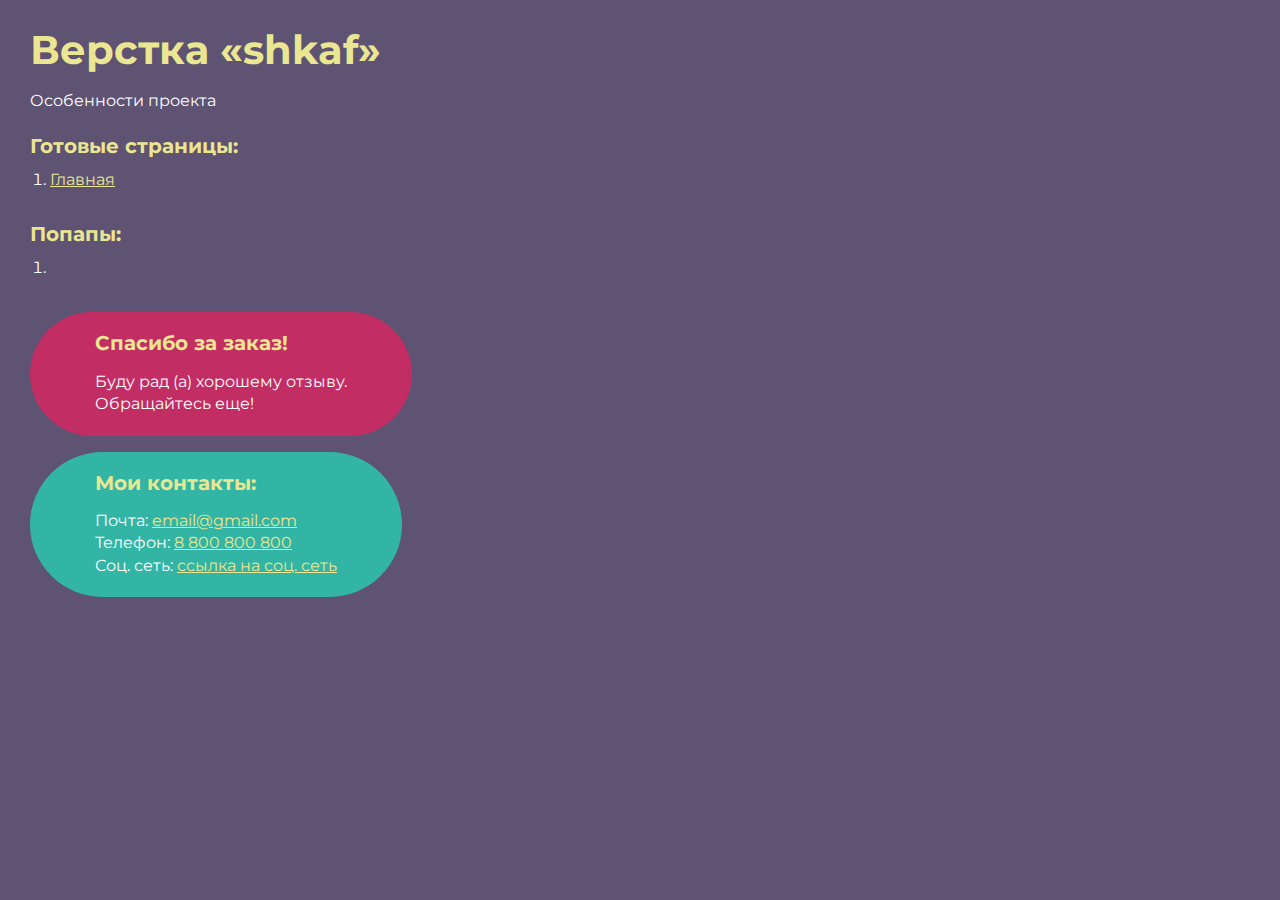
<file: index.html>
<!DOCTYPE html>
<html>

<head>
	<meta charset="UTF-8">
	<meta name="viewport" content="width=device-width, initial-scale=1.0">
	<title>Верстка «shkaf»</title>
</head>

<body>
	<div class="rootpage">
		<h1>Верстка «shkaf»</h1>
		<div class="rootpage__info">
			Особенности проекта
		</div>
		<h2>Готовые страницы:</h2>
		<ol class="rootpage__list">
			<li><a target="_blank" href="home.html">Главная</a></li>
		</ol>
		<h2>Попапы:</h2>
		<ol class="rootpage__list">
			<li><a target="_blank" href="home.html#"></a></li>
		</ol>
		<div class="rootpage__tnx">
			<h2>Спасибо за заказ!</h2>
			<p>Буду рад (а) хорошему отзыву.</p>
			<p>Обращайтесь еще!</p>
		</div>
		<div class="rootpage__contacts">
			<h2>Мои контакты:</h2>
			<p>Почта: <a href="mailto:email@gmail.com">email@gmail.com</a></p>
			<p>Телефон: <a href="tel:8800800800">8 800 800 800</a></p>
			<p>Соц. сеть: <a href="">ссылка на соц. сеть</a></p>
		</div>
	</div>
</body>
<style>
	@charset "UTF-8";
	@import url("https://fonts.googleapis.com/css?family=Montserrat:regular,700&display=swap");

	*,
	*::before,
	*::after {
		padding: 0px;
		margin: 0px;
		border: 0px;
		box-sizing: border-box;
	}

	html,
	body {
		height: 100%;
		margin: 0;
		padding: 0;
		min-width: 320px;
		width: 100%;
		color: #fff;
		background-color: #5e5373;
	}

	body {
		font-family: Montserrat;
		font-size: 100%;
		line-height: 1;
		font-size: 1rem;
	}

	a {
		text-decoration: underline;
		color: #ebe691
	}

	a:visited {
		text-decoration: underline;
		color: #aaa768;
	}

	a:hover {
		text-decoration: none;
	}

	ul li {
		list-style: none;
	}

	img {
		vertical-align: top;
	}

	.wrapper {
		width: 100%;
		min-height: 100%;
		overflow: hidden;
	}

	.rootpage {
		padding: 30px;
		display: flex;
		flex-direction: column;
		align-items: flex-start;
	}

	@media (max-width: 767px) {
		.rootpage {
			padding: 30px 15px;
		}
	}

	h1 {
		color: #ebe691;
		font-size: 2.5rem;
		margin: 0px 0px 1.25rem 0px;
	}

	@media (max-width: 767px) {
		h1 {
			font-size: 1.85rem;
			margin: 0px 0px 1.25rem 0px;
		}
	}

	h2 {
		color: #ebe691;
		font-size: 1.25rem;
		margin: 0px 0px 1rem 0px;
	}

	@media (max-width: 767px) {
		h2 {
			font-size: 1.125rem;
			margin: 0px 0px 1rem 0px;
		}
	}

	.rootpage__info {
		line-height: 140%;
		margin: 0px 0px 1.5rem 0px;
	}

	.rootpage__list {
		margin: 0px 0px 2.25rem 1.25rem;
	}

	.rootpage__list li:not(:last-child) {
		margin: 0px 0px 15px 0px;
	}

	.rootpage__contacts,
	.rootpage__tnx {
		border-radius: 200px;
		padding: 20px 65px;
		line-height: 140%;
	}

	@media (max-width: 767px) {

		.rootpage__contacts,
		.rootpage__tnx {
			border-radius: 40px;
			padding: 20px;
		}
	}

	.rootpage__contacts {
		background: #32b5a4;

	}

	.rootpage__contacts a {
		color: #ebe691;
	}

	.rootpage__tnx {
		background: #c22d63;
		margin: 0px 0px 1rem 0px;
	}
</style>

</html>
</file>
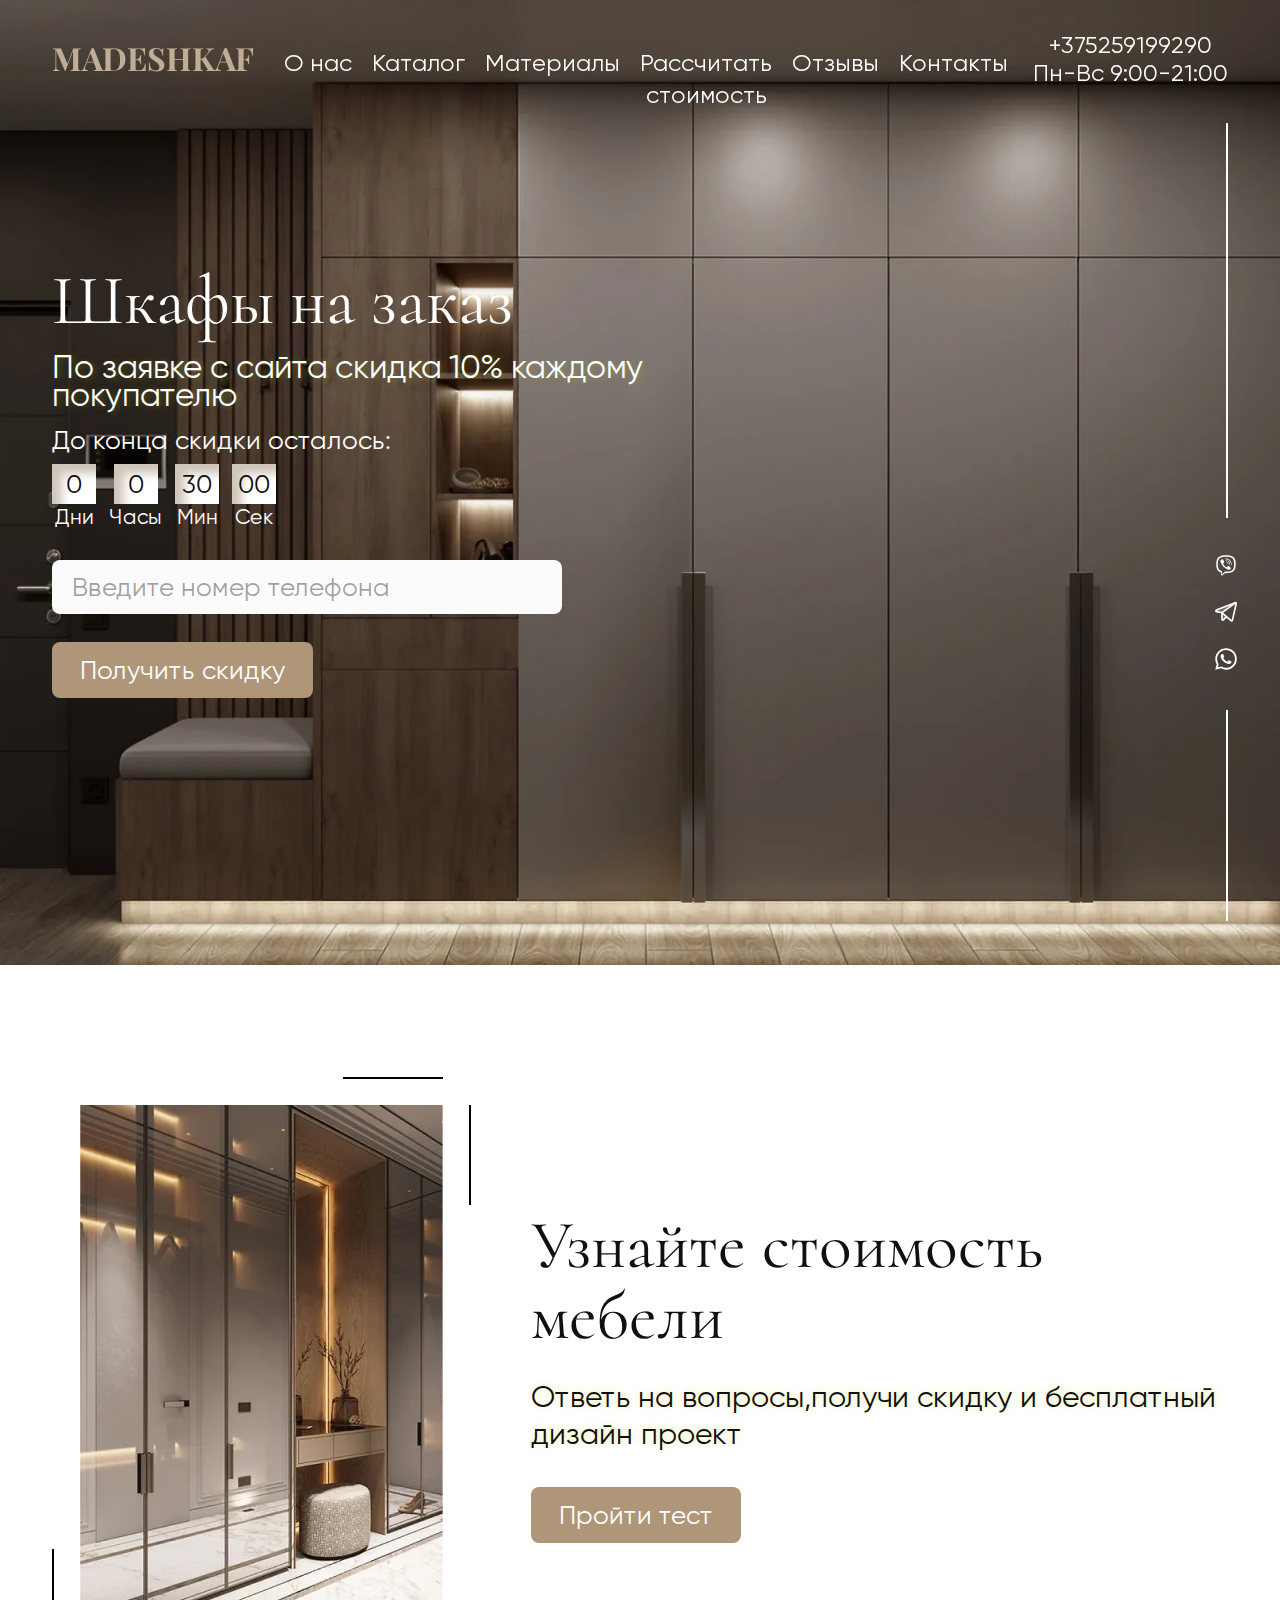
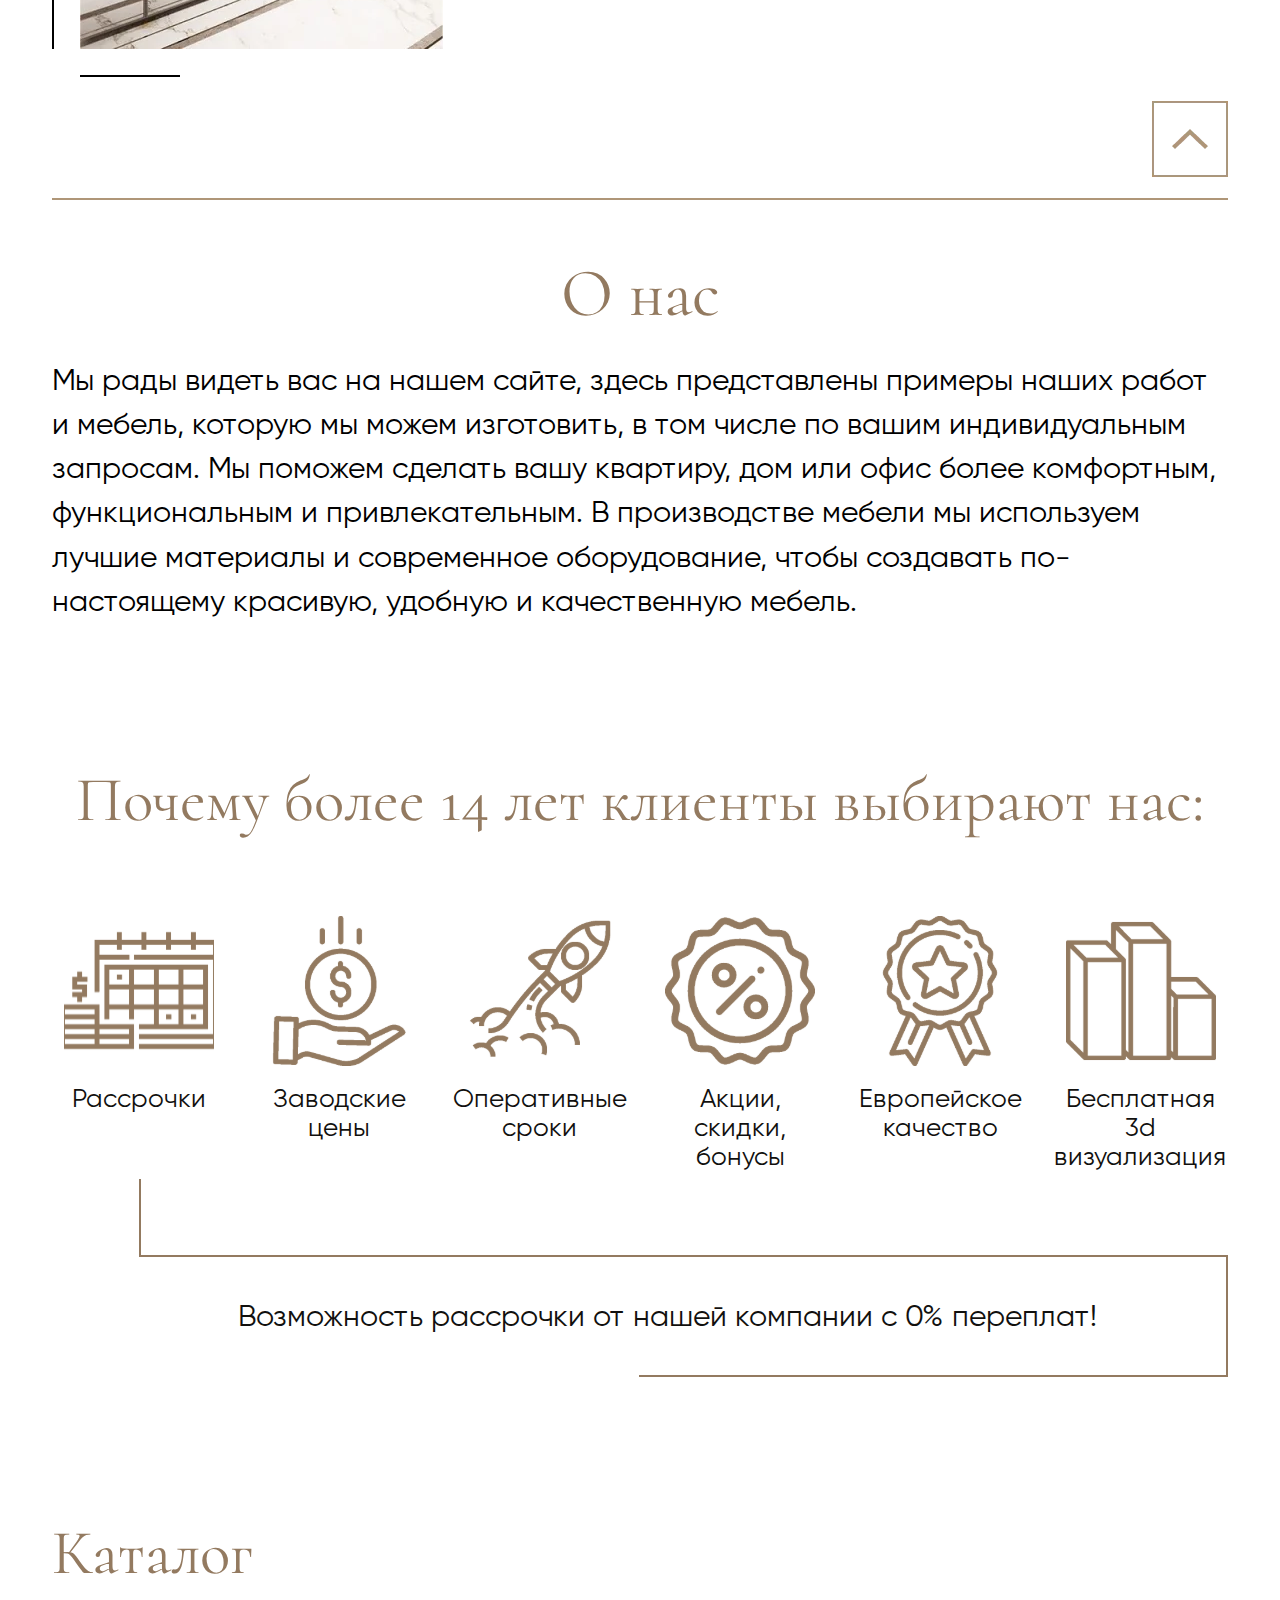
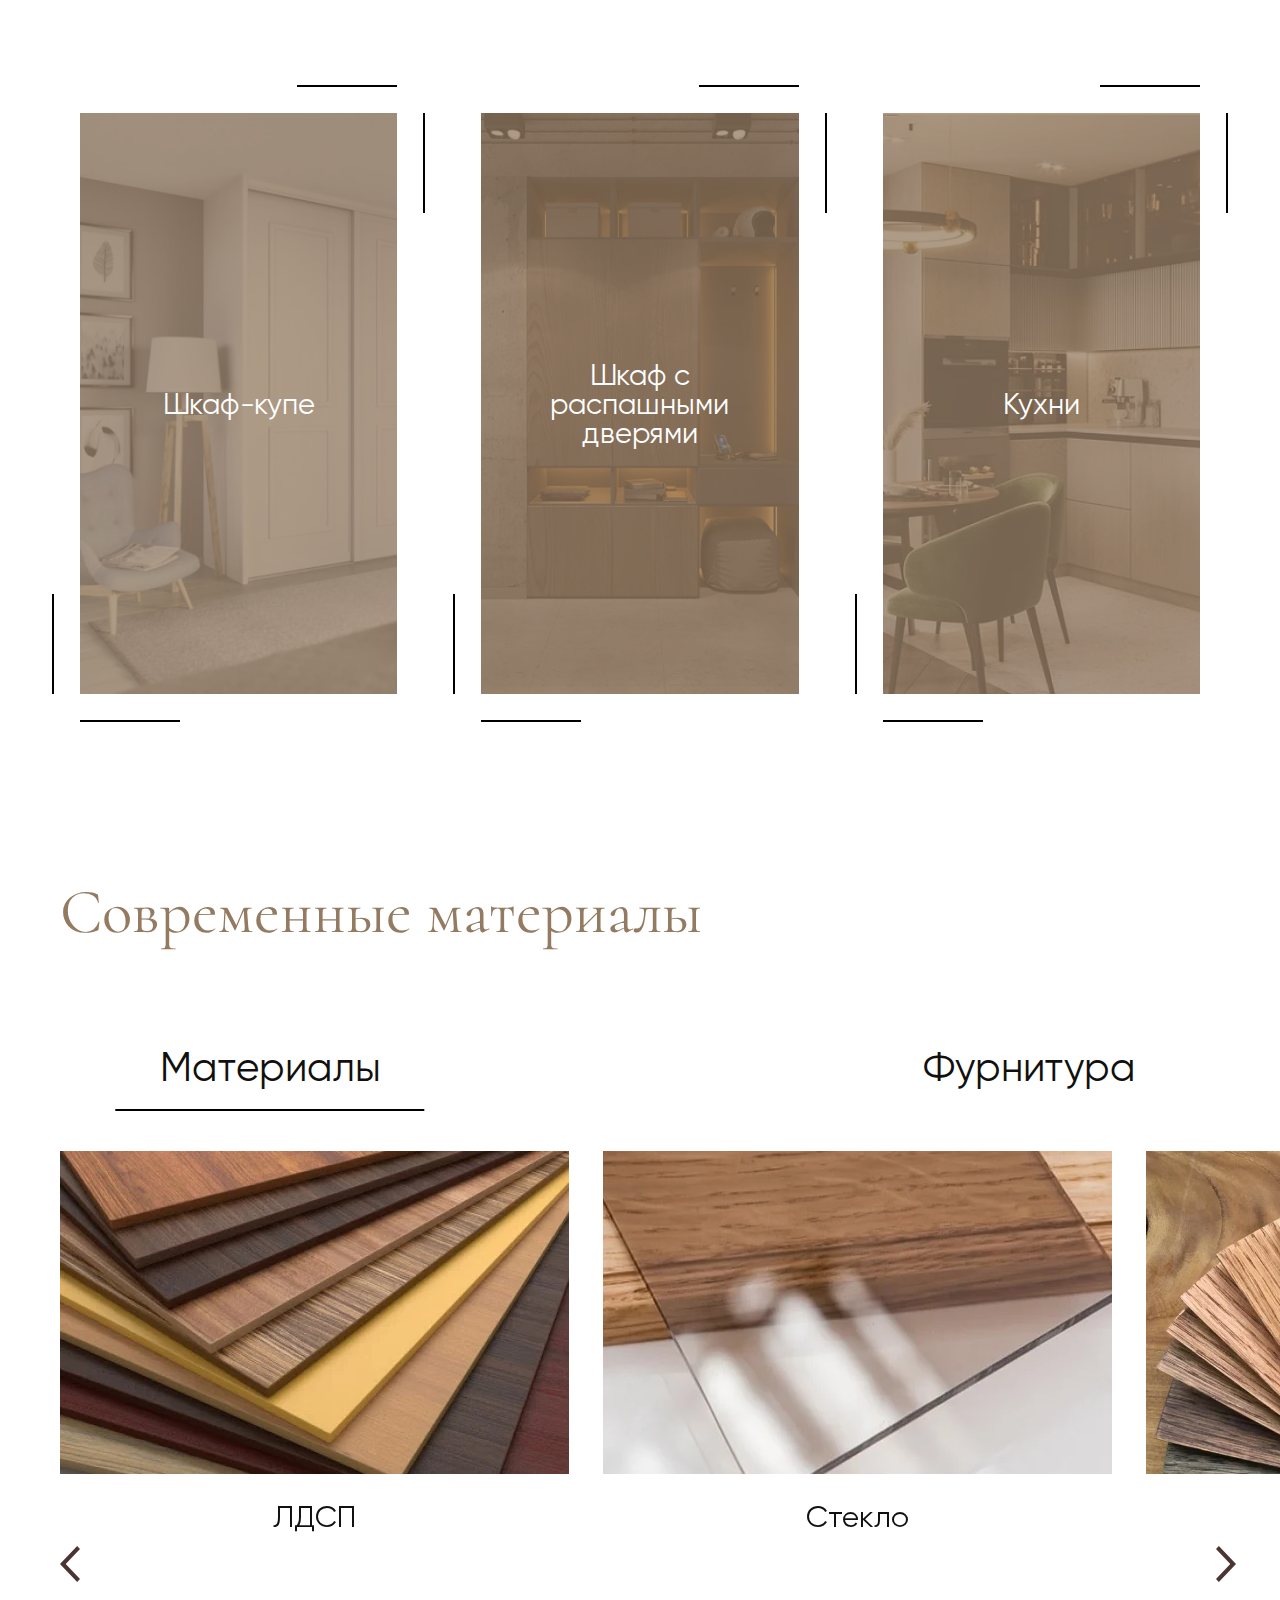
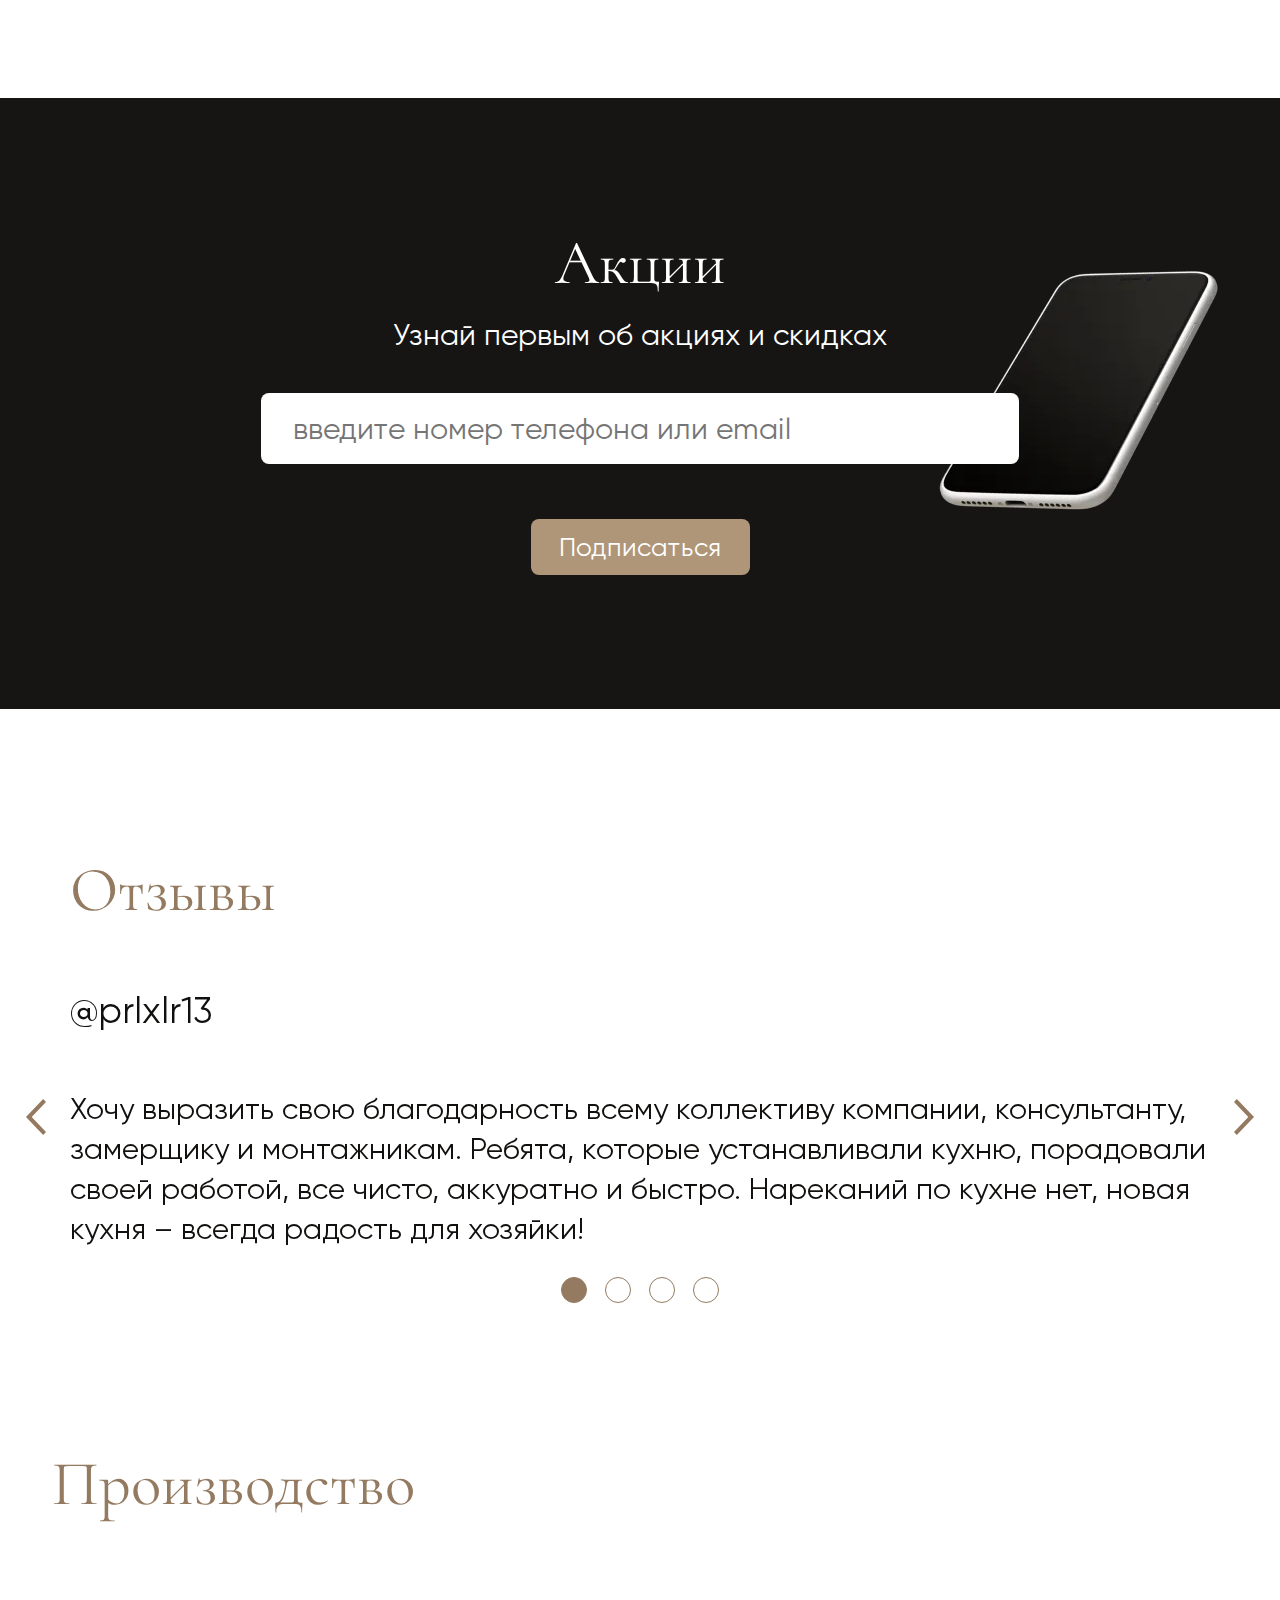
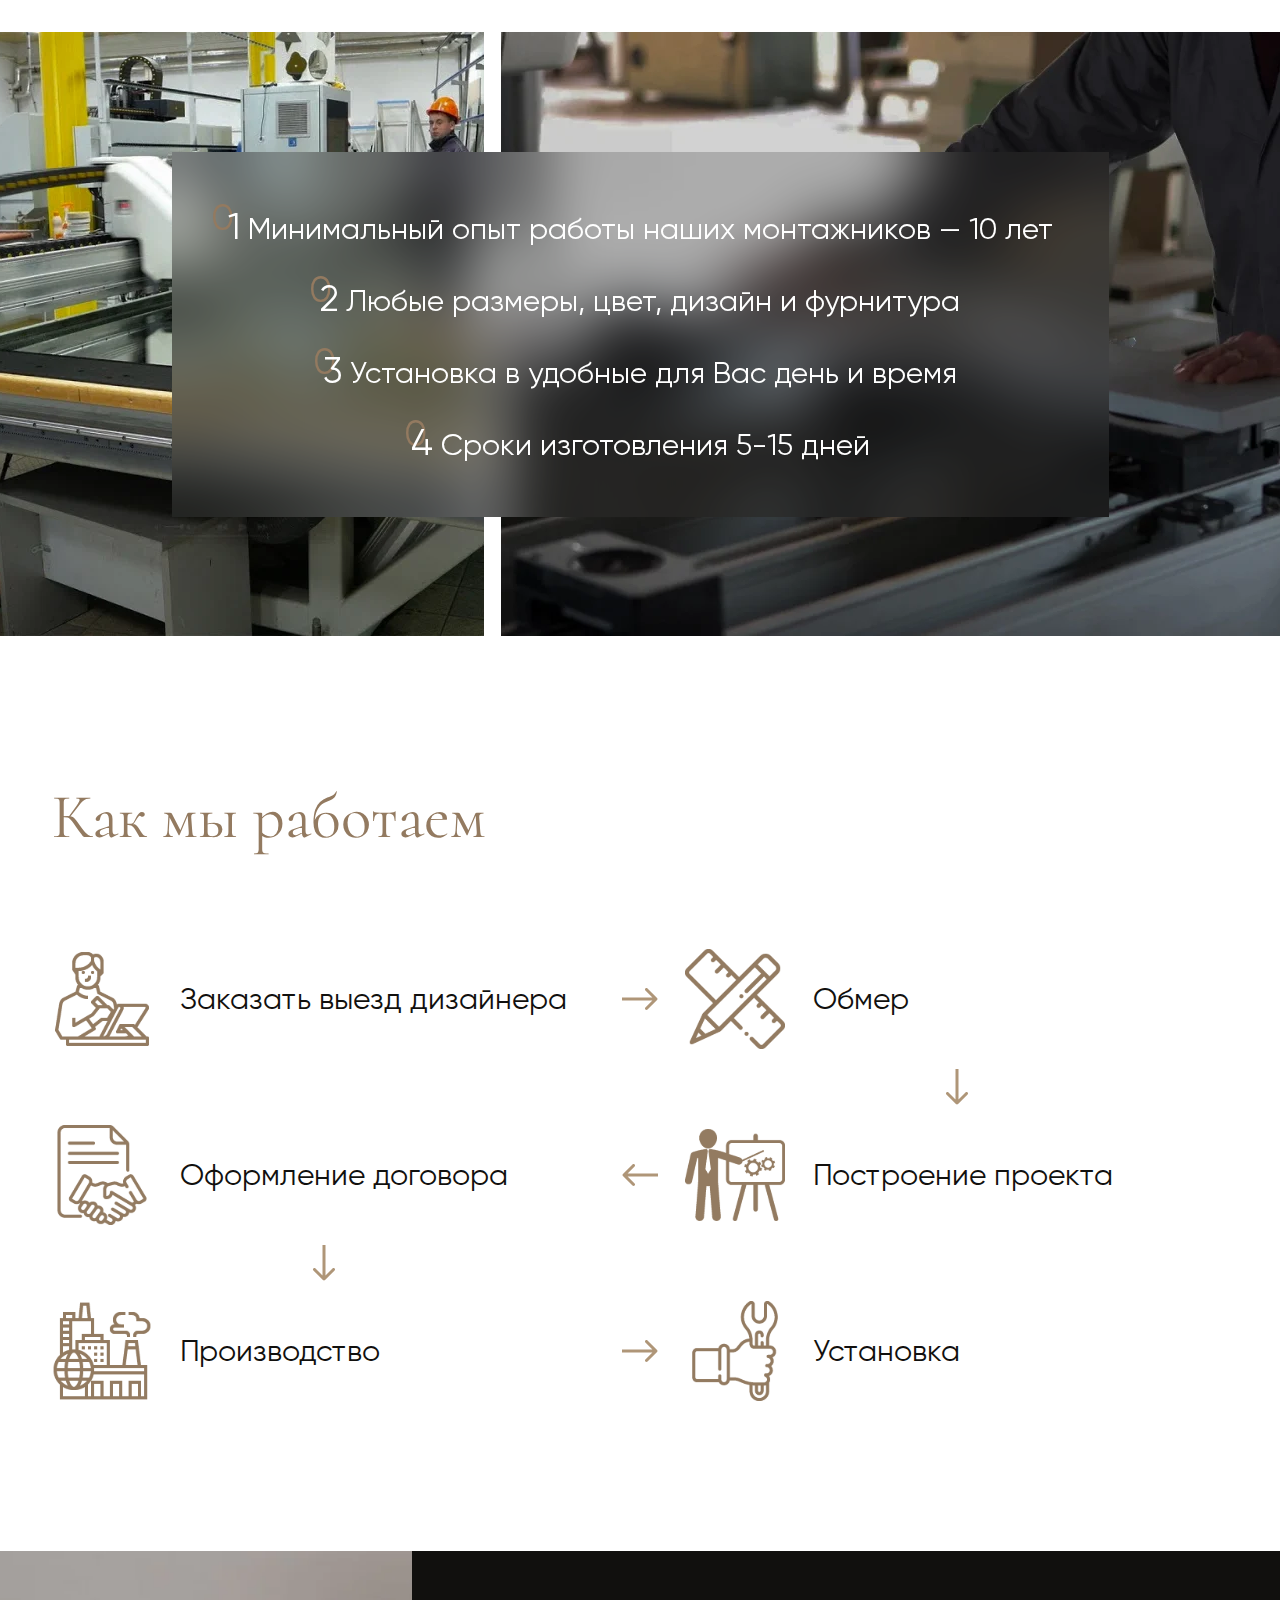
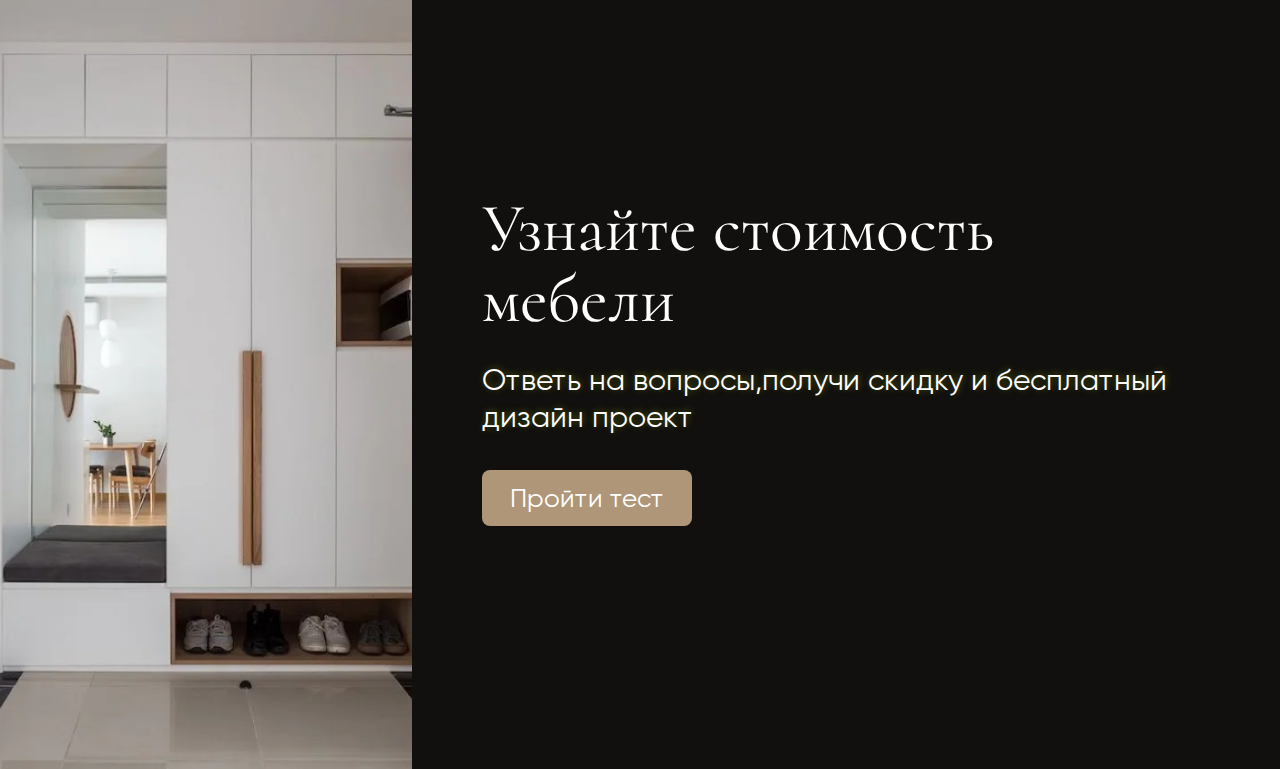
<file: home.html>
<!DOCTYPE html>
<html lang="ru">

<head>
	<title>Главная</title>
	<meta charset="UTF-8">
	<meta name="format-detection" content="telephone=no">
	<link rel="stylesheet" href="css/style.min.css?_v=20220106092429">
	<link rel="shortcut icon" href="favicon.ico">
	<!-- <meta name="robots" content="noindex, nofollow"> -->
	<meta name="viewport" content="width=device-width, initial-scale=1.0">
</head>

<body>
	<div class="wrapper">
		<header class="header">
			<div class="header__container">
				<div class="header__body">
					<a href="#" class="header__logo">MADESHKAF</a>
					<div class="header__menu menu">
						<button type="button" class="menu__icon icon-menu"><span></span></button>
						<nav class="menu__body">
							<ul class="menu__list">
								<li class="menu__item"><a href="" class="menu__link">О нас</a></li>
								<li class="menu__item"><a href="" class="menu__link">Каталог</a></li>
								<li class="menu__item"><a href="" class="menu__link">Материалы</a></li>
								<li class="menu__item"><a href="" class="menu__link">Рассчитать<br>
										стоимость</a></li>
								<li class="menu__item"><a href="" class="menu__link">Отзывы</a></li>
								<li class="menu__item"><a href="" class="menu__link">Контакты</a></li>
							</ul>
						</nav>
					</div>
					<div data-da=".content-fullscreen__additional,991.98,last" class="header__info info-header">
						<a href="tel:+375259199290" class="info-header__phone">+375259199290</a>
						<div class="info-header__work-time">Пн-Вс 9:00-21:00</div>
					</div>
				</div>
			</div>
		</header>
		<main class="page">
			<section id="fullscreen" data-fullscreen class="page__fullscreen-header header-fullscreen">
				<picture><source srcset="img/main-fullscreen/main-fullscreen-bg.webp" type="image/webp"><img class="header-fullscreen-bg" src="img/main-fullscreen/main-fullscreen-bg.jpg?_v=1641453869506" alt="background-image"></picture>
				<div class="header-fullscreen__container">
					<div class="header-fullscreen__content content-fullscreen">
						<div class="content-fullscreen__body">
							<div class="content-fullscreen__box">
								<h2 class="content-fullscreen__title">Шкафы на заказ</h2>
								<h3 class="content-fullscreen__subtitle">По заявке с сайта скидка 10% каждому покупателю</h3>
								<div class="content-fullscreen__discount discount">
									<h4 class="discount__title">До конца скидки осталось:</h4>
									<div class="discount__timer timer">
										<div class="timer__item item-timer">
											<div class="item-timer__number item-timer__number_days">0</div>
											<div class="item-timer__name item-timer__name_days">Дни</div>
										</div>
										<div class="timer__item item-timer">
											<div class="item-timer__number item-timer__number_hours">0</div>
											<div class="item-timer__name item-timer__name_hours">Часы</div>
										</div>
										<div class="timer__item item-timer">
											<div class="item-timer__number item-timer__number_minutes">00</div>
											<div class="item-timer__name item-timer__name_minutes">Мин</div>
										</div>
										<div class="timer__item item-timer">
											<div class="item-timer__number item-timer__number_seconds">00</div>
											<div class="item-timer__name item-timer__name_seconds">Сек</div>
										</div>
									</div>
								</div>
								<form name='phoneform' class="content-fullscreen__phone phone-form" action="#">
									<input class="phone-form__input" type="tel" id="phone" name="phoneinput" placeholder="Введите номер телефона">
									<button class="phone-form__button common-button" name="phonebutton" type="submit">Получить
										скидку<img src="img/main-fullscreen/loading-icon.svg?_v=1641453869506" alt=""></button>
								</form>
							</div>
							<div class="content-fullscreen__additional"></div>
						</div>

					</div>
					<div class="header-fullscreen__side-block block-side">
						<div class="block-side__top"></div>
						<div data-da=".content-fullscreen__additional,991.98,last" class="block-side__links links-social">
							<a href="#" class="links-social__icon"><img src="img/main-fullscreen/viber-icon.svg?_v=1641453869506" alt="viber-icon"></a>
							<a href="#" class="links-social__icon"><img src="img/main-fullscreen/telegram-icon.svg?_v=1641453869506" alt="telegram-icon"></a>
							<a href="#" class="links-social__icon"><img src="img/main-fullscreen/whatsapp-icon.svg?_v=1641453869506" alt="whatsup-icon"></a>
						</div>
						<div class="block-side__bottom"></div>
					</div>
				</div>
			</section>
			<section class="page__test-price test-price">
				<div class="test-price__container">
					<div class="test-price__body">
						<a href="#" class="test-price__picture">
							<span class="picture-decor-top"></span>
							<span class="picture-decor-right"></span>
							<span class="picture-decor-bottom"></span>
							<span class="picture-decor-left"></span>
							<div class="test-price__image-ibg">
								<picture><source srcset="img/test-price/test-price-image.webp" type="image/webp"><img src="img/test-price/test-price-image.jpg?_v=1641453869506" alt="test-price-picture"></picture>
							</div>
						</a>
						<div class="test-price__content">
							<h2 class="test-price__title">Узнайте стоимость мебели</h2>
							<h3 class="test-price__subtitle">Ответь на вопросы,получи скидку и бесплатный
								дизайн проект</h3>
							<button class="test-price__button common-button">Пройти тест</button>
						</div>
						<button data-goto="fullscreen" data-goto-header data-goto-speed="1000" class="test-price__scroll-button"><picture><source srcset="img/test-price/scroll-to-top.webp" type="image/webp"><img src="img/test-price/scroll-to-top.png?_v=1641453869506" alt="tscroll-button"></picture></button>
					</div>
				</div>
			</section>
			<section class="page__about-us about-us">
				<div class="about-us__container">
					<div class="about-us__body">
						<h2 class="about-us__title">О нас</h2>
						<div class="about-us__block">
							<div class="about-us__text">
								<p>Мы рады видеть вас на нашем сайте, здесь представлены примеры наших работ и мебель, которую
									мы можем изготовить, в том числе по вашим индивидуальным запросам.</p>
								<p hidden class="hidden">Мы поможем сделать вашу квартиру, дом или офис более комфортным,
									функциональным и привлекательным. В производстве мебели мы используем лучшие материалы и
									современное оборудование, чтобы создавать по-настоящему красивую, удобную и качественную
									мебель.</p>
							</div>
							<button type="button" class="about-us__showmore"><span class="more">Смотреть ещё</span><span class="less">Скрыть</span></button>
						</div>
					</div>
				</div>
			</section>
			<section class="page__advantages advantages">
				<div class="advantages__container">
					<div class="advantages__body body-advantages">
						<h2 class="body-advantages__title">Почему более 14 лет клиенты выбирают нас:</h2>
						<div data-tabs class="body-advantages__tabs tabs">
							<nav data-tabs-titles class="tabs__navigation">
								<button type="submit" class="tabs__title _tab-active">
									<div class="tabs__icon-ibg"><img src="img/advantages/advantages-icon-01.svg?_v=1641453869506" alt="advantage-picture"></div>
									<div class="tabs__subtitle">Рассрочки</div>
								</button>
								<button type="submit" class="tabs__title">
									<div class="tabs__icon-ibg"><img src="img/advantages/advantages-icon-02.svg?_v=1641453869506" alt="advantage-picture"></div>
									<div class="tabs__subtitle">Заводские цены</div>
								</button>
								<button type="submit" class="tabs__title">
									<div class="tabs__icon-ibg"><img src="img/advantages/advantages-icon-03.svg?_v=1641453869506" alt="advantage-picture"></div>
									<div class="tabs__subtitle">Оперативные сроки</div>
								</button>
								<button type="submit" class="tabs__title">
									<div class="tabs__icon-ibg"><img src="img/advantages/advantages-icon-04.svg?_v=1641453869506" alt="advantage-picture"></div>
									<div class="tabs__subtitle">Акции, скидки, бонусы</div>
								</button>
								<button type="submit" class="tabs__title">
									<div class="tabs__icon-ibg"><img src="img/advantages/advantages-icon-05.svg?_v=1641453869506" alt="advantage-picture"></div>
									<div class="tabs__subtitle">Европейское качество</div>
								</button>
								<button type="submit" class="tabs__title">
									<div class="tabs__icon-ibg"><img src="img/advantages/advantages-icon-06.svg?_v=1641453869506" alt="advantage-picture"></div>
									<div class="tabs__subtitle">Бесплатная 3d визуализация</div>
								</button>
							</nav>
							<div data-tabs-body class="tabs__content">
								<div data-da=".tabs__navigation,1176,2" class="tabs__body">
									Возможность рассрочки от нашей компании с 0% переплат!
								</div>
								<div data-da=".tabs__navigation,1176,2" class="tabs__body">
									Заводские цены от нашей компании порадуют вас!
								</div>
								<div data-da=".tabs__navigation,1176,4" class="tabs__body">
									Оперативные сроки выполнения вашего заказа!
								</div>
								<div data-da=".tabs__navigation,1176,4" class="tabs__body">
									Новым и постоянным клиентам приятные акции, скидки, бонусы!
								</div>
								<div class="tabs__body">
									Только Европейское качество и гарантия всех выполненных работ!
								</div>
								<div class="tabs__body">
									Создадим 3d макет шкафа вашей мечты бесплатно!
								</div>
							</div>
						</div>
					</div>

				</div>
			</section>
			<section class="page__catalog catalog">
				<div class="catalog__container">
					<h2 class="catalog__title">Каталог</h2>
					<div class="catalog__body body-catalog">
						<a href="#" class="body-catalog__picture body-catalog__picture_one">
							<span class="picture-decor-top"></span>
							<span class="picture-decor-right"></span>
							<span class="picture-decor-bottom"></span>
							<span class="picture-decor-left"></span>
							<div class="body-catalog__image-ibg">
								<h3 class="body-catalog__title">Шкаф-купе</h3>
								<picture><source srcset="img/catalog/catalog-image-01.webp" type="image/webp"><img src="img/catalog/catalog-image-01.jpg?_v=1641453869506" alt="catalog-picture"></picture>
							</div>
						</a>
						<a href="#" class="body-catalog__picture body-catalog__picture_two">
							<span class="picture-decor-top"></span>
							<span class="picture-decor-right"></span>
							<span class="picture-decor-bottom"></span>
							<span class="picture-decor-left"></span>
							<div class="body-catalog__image-ibg body-catalog__image-ibg_two">
								<h3 class="body-catalog__title">Шкаф с распашными дверями</h3>
								<picture><source srcset="img/catalog/catalog-image-02.webp" type="image/webp"><img src="img/catalog/catalog-image-02.jpg?_v=1641453869506" alt="catalog-picture"></picture>
							</div>
						</a>
						<a href="#" class="body-catalog__picture body-catalog__picture_three">
							<span class="picture-decor-top"></span>
							<span class="picture-decor-right"></span>
							<span class="picture-decor-bottom"></span>
							<span class="picture-decor-left"></span>
							<div class="body-catalog__image-ibg">
								<h3 class="body-catalog__title">Кухни</h3>
								<picture><source srcset="img/catalog/catalog-image-03.webp" type="image/webp"><img src="img/catalog/catalog-image-03.jpg?_v=1641453869506" alt="catalog-picture"></picture>
							</div>
						</a>
					</div>
				</div>
			</section>
			<section class="page__materials materials">
				<div class="materials__container">
					<div class="materials__title">Современные материалы</div>
					<div data-tabs class="materials__tabs tabs-materials">
						<nav data-tabs-titles class="tabs-materials__navigation">
							<button type="submit" class="tabs-materials__title _tab-active">Материалы</button>
							<button type="submit" class="tabs-materials__title">Фурнитура</button>
						</nav>
						<div data-tabs-body class="tabs-materials__content">
							<div class="tabs-materials__body">
								<button class="tabs-materials__arrow-prev"><img src="img/materials/arrows/arrow/chevron_big_left.svg?_v=1641453869506" alt=""></button>
								<button class="tabs-materials__arrow-next"><img src="img/materials/arrows/arrow/chevron_big_left.svg?_v=1641453869506" alt=""></button>
								<div class="tabs-materials__slider">

									<div class="tabs-materials__swiper">
										<a href="#" class="tabs-materials__slide slide-material">
											<div class="slide-material__image-ibg"><picture><source srcset="img/materials/materials-image-01.webp" type="image/webp"><img src="img/materials/materials-image-01.jpg?_v=1641453869506" alt="материал"></picture></div>
											<div class="slide-material__name">ЛДСП</div>
										</a>
										<a href="#" class="tabs-materials__slide slide-material">
											<div class="slide-material__image-ibg"><picture><source srcset="img/materials/materials-image-02.webp" type="image/webp"><img src="img/materials/materials-image-02.jpg?_v=1641453869506" alt="материал"></picture></div>
											<div class="slide-material__name">Стекло</div>
										</a>
										<a href="#" class="tabs-materials__slide slide-material">
											<div class="slide-material__image-ibg"><picture><source srcset="img/materials/materials-image-03.webp" type="image/webp"><img src="img/materials/materials-image-03.jpg?_v=1641453869506" alt="материал"></picture></div>
											<div class="slide-material__name">МДФ</div>
										</a>
										<a href="#" class="tabs-materials__slide slide-material">
											<div class="slide-material__image-ibg"><picture><source srcset="img/materials/materials-image-04.webp" type="image/webp"><img src="img/materials/materials-image-04.jpg?_v=1641453869506" alt="материал"></picture></div>
											<div class="slide-material__name">Зеркало</div>
										</a>
										<a href="#" class="tabs-materials__slide slide-material">
											<div class="slide-material__image-ibg"><picture><source srcset="img/materials/materials-image-05.webp" type="image/webp"><img src="img/materials/materials-image-05.jpg?_v=1641453869506" alt="материал"></picture></div>
											<div class="slide-material__name">Фрезировка</div>
										</a>
									</div>
								</div>
							</div>
							<div class="tabs-materials__body">
								<button class="tabs-materials__arrow-prev"><img src="img/materials/arrows/arrow/chevron_big_left.svg?_v=1641453869506" alt=""></button>
								<button class="tabs-materials__arrow-next"><img src="img/materials/arrows/arrow/chevron_big_left.svg?_v=1641453869506" alt=""></button>
								<div class="tabs-materials__slider">

									<div class="tabs-materials__swiper">
										<a href="#" class="tabs-materials__slide slide-material">
											<div class="slide-material__image-ibg"><picture><source srcset="img/materials/materials-image-06.webp" type="image/webp"><img src="img/materials/materials-image-06.jpg?_v=1641453869506" alt="материал"></picture></div>
											<div class="slide-material__name">Петли для ДСП</div>
										</a>
										<a href="#" class="tabs-materials__slide slide-material">
											<div class="slide-material__image-ibg"><picture><source srcset="img/materials/materials-image-07.webp" type="image/webp"><img src="img/materials/materials-image-07.jpg?_v=1641453869506" alt="материал"></picture></div>
											<div class="slide-material__name">Направляющие скрьітого монтажа</div>
										</a>
										<a href="#" class="tabs-materials__slide slide-material">
											<div class="slide-material__image-ibg"><picture><source srcset="img/materials/materials-image-08.webp" type="image/webp"><img src="img/materials/materials-image-08.jpg?_v=1641453869506" alt="материал"></picture></div>
											<div class="slide-material__name">Мебельньіе ручки</div>
										</a>
										<a href="#" class="tabs-materials__slide slide-material">
											<div class="slide-material__image-ibg"><picture><source srcset="img/materials/materials-image-09.webp" type="image/webp"><img src="img/materials/materials-image-09.jpg?_v=1641453869506" alt="материал"></picture></div>
											<div class="slide-material__name">Подьемньіе механизмьі</div>
										</a>
										<a href="#" class="tabs-materials__slide slide-material">
											<div class="slide-material__image-ibg"><picture><source srcset="img/materials/materials-image-10.webp" type="image/webp"><img src="img/materials/materials-image-10.jpg?_v=1641453869506" alt="материал"></picture></div>
											<div class="slide-material__name">Ящики</div>
										</a>
										<a href="#" class="tabs-materials__slide slide-material">
											<div class="slide-material__image-ibg"><picture><source srcset="img/materials/materials-image-11.webp" type="image/webp"><img src="img/materials/materials-image-11.jpg?_v=1641453869506" alt="материал"></picture></div>
											<div class="slide-material__name">Крючки</div>
										</a>
									</div>
								</div>
							</div>
						</div>
					</div>
				</div>
			</section>
			<section class="page__promotions promotions">
				<div class="promotions__container">
					<div class="promotions__body body-promotions">
						<div class="body-promotions__content">
							<h2 class="body-promotions__title">Акции</h2>
							<h3 class="body-promotions__subtitle">Узнай первым об акциях и скидках</h3>
							<form action="#" class="body-promotions__form">
								<input class="body-promotions__input" type="text" id="promotion" name="promotionsinput" placeholder="введите номер телефона или email">
								<button class="body-promotions__button common-button" name="promotionsbutton" type="submit">Подписаться</button>
							</form>
						</div>
						<div class="body-promotions__image"><picture><source srcset="img//promotions/promotions-image-01.webp" type="image/webp"><img src="img//promotions/promotions-image-01.png?_v=1641453869506" alt="phone-picture"></picture></div>
					</div>
				</div>
			</section>
			<section class="page__reviews reviews">
				<div class="reviews__container">
					<div class="reviews__body body-reviews">
						<button class="reviews__arrow-prev"><img src="img/reviews/arrow-gold_left.svg?_v=1641453869506" alt=""></button>
						<button class="reviews__arrow-next"><img src="img/reviews/arrow-gold_left.svg?_v=1641453869506" alt=""></button>
						<h2 class="body-reviews__title">Отзывы</h2>
						<div class="reviews__slider">

							<div class="reviews__swiper">
								<div class="reviews__slide slide-review">
									<div class="slide-review__nick-name">@prlxlr13</div>
									<div class="slide-review__text">Хочу выразить свою благодарность всему коллективу компании, консультанту, замерщику и монтажникам. Ребята, которые устанавливали кухню, порадовали своей работой, все чисто, аккуратно и быстро. Нареканий по кухне нет, новая кухня – всегда радость для хозяйки!</div>
								</div>
								<div class="reviews__slide slide-review">
									<div class="slide-review__nick-name">@RanCouR</div>
									<div class="slide-review__text">Нареканий по кухне нет, новая кухня – всегда радость для хозяйки! Ребята, которые устанавливали кухню, порадовали своей работой, все чисто, аккуратно и быстро. </div>
								</div>
								<div class="reviews__slide slide-review">
									<div class="slide-review__nick-name">@WaReZoR</div>
									<div class="slide-review__text">Хочу выразить свою благодарность всему коллективу компании, консультанту, замерщику и монтажникам. Ребята, которые устанавливали кухню, порадовали своей работой, все чисто, аккуратно и быстро. </div>
								</div>
								<div class="reviews__slide slide-review">
									<div class="slide-review__nick-name">@nilline</div>
									<div class="slide-review__text">Хочу выразить свою благодарность всему коллективу компании, консультанту, замерщику и монтажникам.Нареканий по кухне нет, новая кухня – всегда радость для хозяйки! Ребята, которые устанавливали кухню, порадовали своей работой, все чисто, аккуратно и быстро. Нареканий по кухне нет, новая кухня – всегда радость для хозяйки!</div>
								</div>
							</div>
							<div class="reviews__pagging"></div>
						</div>
					</div>

				</div>
			</section>
			<section class="page__production production">
				<div class="production__container">
					<h2 class="production__title">Производство</h2>
				</div>
				<div class="production__body body-production">
					<div class="body-production__image-small-ibg"><picture><source srcset="img/production/production-image-01.webp" type="image/webp"><img src="img/production/production-image-01.jpg?_v=1641453869506" alt="production-picture"></picture></div>
					<div class="body-production__image-big-ibg"><picture><source srcset="img/production/production-image-02.webp" type="image/webp"><img src="img/production/production-image-02.jpg?_v=1641453869506" alt="production-picture"></picture></div>
					<div class="body-production__content">
						<div class="content-production">
							<ul class="content-production__list">
								<li class="content-production__item"><span><span class="zero-span">0</span>1</span> Минимальный опыт работы наших монтажников — 10 лет</li>
								<li class="content-production__item"><span><span class="zero-span">0</span>2</span> Любые размеры, цвет, дизайн и фурнитура</li>
								<li class="content-production__item"><span><span class="zero-span">0</span>3</span> Установка в удобные для Вас день и время</li>
								<li class="content-production__item"><span><span class="zero-span">0</span>4</span> Сроки изготовления 5-15 дней</li>
							</ul>
						</div>
					</div>
				</div>
			</section>
			<section class="page__howwework howwework">
				<div class="howwework__container">
					<h2 class="howwework__title">Как мы работаем</h2>
					<div class="howwework__body body-howwework">
						<div class="body-howwework__item item-how">
							<div class="item-how__icon"><img src="img/howwework/how-icon-01.svg?_v=1641453869506" alt="work-icon"></div>
							<div class="item-how__text">Заказать выезд дизайнера</div>
						</div>
						<div class="item-how__arrow item-how__arrow_left"><img src="img/howwework/how-arrow.svg?_v=1641453869506" alt="arrow"></div>
						<div class="body-howwework__item item-how">
							<div class="item-how__icon"><img src="img/howwework/how-icon-02.svg?_v=1641453869506" alt="work-icon"></div>
							<div class="item-how__text">Обмер</div>
						</div>
						<div class="item-how__arrow item-how__arrow_down item-how__arrow_down_empty"></div>
						<div class="item-how__arrow item-how__arrow_down item-how__arrow_down_empty"></div>
						<div class="item-how__arrow item-how__arrow_down"><img src="img/howwework/how-arrow.svg?_v=1641453869506" alt="arrow"></div>
						<div class="body-howwework__item item-how">
							<div class="item-how__icon"><img src="img/howwework/how-icon-03.svg?_v=1641453869506" alt="work-icon"></div>
							<div class="item-how__text">Оформление договора</div>
						</div>
						<div class="item-how__arrow item-how__arrow_right"><img src="img/howwework/how-arrow.svg?_v=1641453869506" alt="arrow"></div>
						<div class="body-howwework__item item-how">
							<div class="item-how__icon"><img src="img/howwework/how-icon-04.svg?_v=1641453869506" alt="work-icon"></div>
							<div class="item-how__text"> Построение проекта</div>
						</div>
						<div class="item-how__arrow item-how__arrow_down"><img src="img/howwework/how-arrow.svg?_v=1641453869506" alt="arrow"></div>
						<div class="item-how__arrow item-how__arrow_down item-how__arrow_down_empty"></div>
						<div class="item-how__arrow item-how__arrow_down item-how__arrow_down_empty"></div>
						<div class="body-howwework__item item-how">
							<div class="item-how__icon"><img src="img/howwework/how-icon-05.svg?_v=1641453869506" alt="work-icon"></div>
							<div class="item-how__text">Производство</div>
						</div>
						<div class="item-how__arrow item-how__arrow_left"><img src="img/howwework/how-arrow.svg?_v=1641453869506" alt="arrow"></div>
						<div class="body-howwework__item item-how">
							<div class="item-how__icon"><img src="img/howwework/how-icon-06.svg?_v=1641453869506" alt="work-icon"></div>
							<div class="item-how__text"> Установка</div>
						</div>
					</div>

				</div>
			</section>
			<section class="page__test-price-two test-price-two">
				<div class="test-price-two__body">
					<a href="#" class="test-price-two__image-ibg">
						<picture><source srcset="img/test-price/test-price-image-two.webp" type="image/webp"><img src="img/test-price/test-price-image-two.jpg?_v=1641453869506" alt="test-price-picture"></picture>
					</a>
					<div class="test-price-two__content">
						<h2 class="test-price-two__title">Узнайте стоимость мебели</h2>
						<h3 class="test-price-two__subtitle">Ответь на вопросы,получи скидку и бесплатный
							дизайн проект</h3>
						<button class="test-price-two__button common-button">Пройти тест</button>
					</div>
				</div>
			</section>
		</main>
		<footer class="footer">
			<div class="footer__container">
			</div>
		</footer>
	</div>
	<!-- <div class="hystmodal" id="myPopup" aria-hidden="true">
	<div class="hystmodal__wrap">
		<div class="hystmodal__window" role="dialog" aria-modal="true">
			<button data-hystclose class="hystmodal__close">Закрыть</button>
		</div>
	</div>
</div>
<div class="hystmodal" id="massageName" aria-hidden="true">
	<div class="hystmodal__wrap">
		<div class="hystmodal__window" role="dialog" aria-modal="true">
			<button data-hystclose class="hystmodal__close">Закрыть</button>
			Сообщение
		</div>
	</div>
</div>
 -->
	<script src="js/app.min.js?_v=20220106092429"></script>
</body>

</html>
</file>
<file: css/style.min.css>
@charset "UTF-8";@import url(https://fonts.googleapis.com/css?family=Cormorant:400&display=swap);@import url(https://fonts.googleapis.com/css?family=Playfair+Display:700&display=swap);@font-face{font-family:Gilroy;font-display:swap;src:url(../fonts/Gilroy-Medium.woff2) format("woff2"),url(../fonts/Gilroy-Medium.woff) format("woff");font-weight:500;font-style:normal}@font-face{font-family:Gilroy;font-display:swap;src:url(../fonts/Gilroy-Regular.woff2) format("woff2"),url(../fonts/Gilroy-Regular.woff) format("woff");font-weight:400;font-style:normal}@font-face{font-family:proximanova_light;font-display:swap;src:url(../fonts/proximanova_light.woff2) format("woff2"),url(../fonts/proximanova_light.woff) format("woff");font-weight:400;font-style:normal}@font-face{font-family:proximanova_regular;font-display:swap;src:url(../fonts/proximanova_regular.woff2) format("woff2"),url(../fonts/proximanova_regular.woff) format("woff");font-weight:400;font-style:normal}[class*=" _icon-"]:before,[class^=_icon-]:before{font-family:icons;font-style:normal;font-weight:400;font-variant:normal;text-transform:none;line-height:1;-webkit-font-smoothing:antialiased;-moz-osx-font-smoothing:grayscale}[class*=" _icon-"]:before,[class^=_icon-]:before{display:block}*{padding:0;margin:0;border:0}*,:after,:before{-webkit-box-sizing:border-box;box-sizing:border-box}body,html{height:100%;min-width:320px}body{line-height:1;font-family:Gilroy;font-size:1.875rem;-ms-text-size-adjust:100%;-moz-text-size-adjust:100%;-webkit-text-size-adjust:100%;-webkit-font-smoothing:antialiased}button,input,textarea{font-family:Gilroy;font-size:inherit}button{cursor:pointer;color:inherit;background-color:inherit}a{color:inherit}a:link,a:visited{text-decoration:none}a:hover{text-decoration:none}ul li{list-style:none}img{vertical-align:top}h1,h2,h3,h4,h5,h6{font-weight:inherit;font-size:inherit}body{color:#11100e;height:100%}.wrapper{min-height:100vh;display:-webkit-box;display:-ms-flexbox;display:flex;-webkit-box-orient:vertical;-webkit-box-direction:normal;-ms-flex-direction:column;flex-direction:column;overflow:hidden}.wrapper>main{-webkit-box-flex:1;-ms-flex:1 1 auto;flex:1 1 auto}.wrapper>*{min-width:0}[class*=__container]{max-width:73.5rem;-webkit-box-sizing:content-box;box-sizing:content-box;margin:0 auto;padding:0 .9375rem}[data-fullscreen]{min-height:100vh}.touch [data-fullscreen]{height:calc(var(--vh,1vh) * 100)}[class*=-ibg]{position:relative}[class*=-ibg] img{position:absolute;width:100%;height:100%;top:0;left:0;-o-object-fit:cover;object-fit:cover}[class*=-ibg_contain] img{-o-object-fit:contain;object-fit:contain}.common-button{padding:13px 28px;background:#af9678;border-radius:8px;color:#fff;-webkit-transition:all .3s ease 0s;-o-transition:all .3s ease 0s;transition:all .3s ease 0s}.header{position:fixed;top:0;left:0;width:100%;height:auto;z-index:10}.header._header-scroll::before{content:"";position:absolute;top:0;left:0;width:100%;height:100%;background:rgba(53,53,53,.74);-webkit-backdrop-filter:blur(32px);backdrop-filter:blur(32px)}.header__body{display:-webkit-box;display:-ms-flexbox;display:flex;padding:2rem 0;-webkit-column-gap:1.5625rem;-moz-column-gap:1.5625rem;column-gap:1.5625rem}.header__logo{font-family:"Playfair Display";font-weight:700;font-size:2rem;line-height:162.5%;color:#c0ad95;-webkit-box-flex:1;-ms-flex:1 1 auto;flex:1 1 auto;margin-bottom:.625rem;position:relative;z-index:52}.header__menu{-webkit-box-flex:0;-ms-flex:0 1 auto;flex:0 1 auto;margin-top:.875rem;position:relative;z-index:2}.header__info{margin-bottom:.625rem;position:relative;z-index:2}.menu__list{display:-webkit-box;display:-ms-flexbox;display:flex;-webkit-column-gap:1.25rem;-moz-column-gap:1.25rem;column-gap:1.25rem;-ms-flex-wrap:wrap;flex-wrap:wrap;-webkit-box-align:start;-ms-flex-align:start;align-items:start;-webkit-box-pack:center;-ms-flex-pack:center;justify-content:center}.menu__item{text-align:center}.menu__link{font-size:1.5rem;line-height:116.6666666667%;color:#fff;white-space:nowrap;-webkit-transition:all .3s ease 0s;-o-transition:all .3s ease 0s;transition:all .3s ease 0s}.info-header{line-height:116.6666666667%;color:#fff;white-space:nowrap;text-align:center}.info-header__phone{-webkit-transition:all .3s ease 0s;-o-transition:all .3s ease 0s;transition:all .3s ease 0s}.icon-menu{display:none}.header-fullscreen{position:relative;overflow:hidden}.header-fullscreen .header-fullscreen-bg{position:absolute;top:0;left:0;width:100%;height:100%;-o-object-fit:cover;object-fit:cover;opacity:1;-webkit-animation:bgChange 20s linear 0s infinite alternate;animation:bgChange 20s linear 0s infinite alternate}@-webkit-keyframes bgChange{0%{-webkit-transform:scale(1);transform:scale(1)}100%{-webkit-transform:scale(1.1);transform:scale(1.1)}}@keyframes bgChange{0%{-webkit-transform:scale(1);transform:scale(1)}100%{-webkit-transform:scale(1.1);transform:scale(1.1)}}.header-fullscreen__container{display:-webkit-box;display:-ms-flexbox;display:flex;position:relative;-webkit-box-pack:justify;-ms-flex-pack:justify;justify-content:space-between}.content-fullscreen{display:-webkit-box;display:-ms-flexbox;display:flex}.content-fullscreen__body{-webkit-box-flex:0;-ms-flex:0 1 38.75rem;flex:0 1 38.75rem;padding:29.589vh 0}.content-fullscreen__box{position:relative;z-index:2}.content-fullscreen__title{font-family:Cormorant;color:#fff;margin-bottom:1.0625rem}.content-fullscreen__subtitle{color:#fff;text-shadow:3px 1px 6px rgba(186,217,0,.26);margin-bottom:1.0625rem;line-height:85%}.discount__title{line-height:108%;color:#fff;margin-bottom:.625rem}.timer{display:-webkit-box;display:-ms-flexbox;display:flex;-webkit-column-gap:.8125rem;-moz-column-gap:.8125rem;column-gap:.8125rem}.item-timer{display:-webkit-box;display:-ms-flexbox;display:flex;-webkit-box-orient:vertical;-webkit-box-direction:normal;-ms-flex-direction:column;flex-direction:column;-webkit-box-align:center;-ms-flex-align:center;align-items:center}.item-timer__number{-webkit-box-shadow:inset 10px 10px 10px #cfc6ba;box-shadow:inset 10px 10px 10px #cfc6ba;line-height:108%;color:#11100e;display:-webkit-box;display:-ms-flexbox;display:flex;-webkit-box-align:center;-ms-flex-align:center;align-items:center;-webkit-box-pack:center;-ms-flex-pack:center;justify-content:center;min-width:44px;min-height:40px;background-color:#fff}.item-timer__name{line-height:133%;color:#fff}.phone-form{display:-webkit-box;display:-ms-flexbox;display:flex;-webkit-box-orient:vertical;-webkit-box-direction:normal;-ms-flex-direction:column;flex-direction:column;-webkit-box-align:start;-ms-flex-align:start;align-items:start}.phone-form__input{padding:12px 0 12px 20px;background:#fbfbfb;border-radius:8px;width:82.2580645161%;-webkit-transition:all .3s ease 0s;-o-transition:all .3s ease 0s;transition:all .3s ease 0s}.phone-form__input:focus,.phone-form__input:hover{outline:1px solid transparent;-webkit-box-shadow:inset 10px 10px 10px #cfc6ba;box-shadow:inset 10px 10px 10px #cfc6ba}.phone-form__input::-webkit-input-placeholder{color:rgba(7,7,7,.39)}.phone-form__input::-moz-placeholder{color:rgba(7,7,7,.39)}.phone-form__input:-ms-input-placeholder{color:rgba(7,7,7,.39)}.phone-form__input::-ms-input-placeholder{color:rgba(7,7,7,.39)}.phone-form__input::placeholder{color:rgba(7,7,7,.39)}._valid .phone-form__input{border:1px solid #0be922;color:rgba(7,7,7,.39)}._not-valid .phone-form__input{background:#fbe9e9;border:1px solid #f86464;color:rgba(243,59,59,.39)}._not-valid .phone-form__input::-webkit-input-placeholder{color:rgba(243,59,59,.39)}._not-valid .phone-form__input::-moz-placeholder{color:rgba(243,59,59,.39)}._not-valid .phone-form__input:-ms-input-placeholder{color:rgba(243,59,59,.39)}._not-valid .phone-form__input::-ms-input-placeholder{color:rgba(243,59,59,.39)}._not-valid .phone-form__input::placeholder{color:rgba(243,59,59,.39)}.phone-form__button{position:relative}.phone-form__button img{display:none;position:absolute;top:50%;left:50%;width:41px;height:41px;-webkit-transform:translate(-50%,-50%);-ms-transform:translate(-50%,-50%);transform:translate(-50%,-50%);-webkit-animation:loading 3s linear 0s infinite forwards;animation:loading 3s linear 0s infinite forwards}@-webkit-keyframes loading{to{-webkit-transform:translate(-50%,-50%) rotate(360deg);transform:translate(-50%,-50%) rotate(360deg)}}@keyframes loading{to{-webkit-transform:translate(-50%,-50%) rotate(360deg);transform:translate(-50%,-50%) rotate(360deg)}}.phone-form__button._load img{display:block}.phone-form__button._load{color:transparent;text-shadow:0 0 0 transparent}._valid .phone-form__button{background:#cfc6ba}.block-side{position:relative;z-index:2;display:-webkit-box;display:-ms-flexbox;display:flex;-webkit-box-orient:vertical;-webkit-box-direction:normal;-ms-flex-direction:column;flex-direction:column;-webkit-transform:translate(100%);-ms-transform:translate(100%);transform:translate(100%);margin-right:.9375rem}.block-side__top{-webkit-box-flex:1;-ms-flex:1 1 43.84vh;flex:1 1 43.84vh;position:relative;margin-top:7.6875rem}.block-side__top:before{content:"";position:absolute;top:0;left:50%;background-color:#fff;width:2px;height:100%}.block-side__links{-webkit-box-flex:0;-ms-flex:0 1 auto;flex:0 1 auto}.block-side__bottom{-webkit-box-flex:1;-ms-flex:1 1 23.4375vh;flex:1 1 23.4375vh;position:relative;margin-bottom:2.75rem}.block-side__bottom:before{content:"";position:absolute;top:0;left:50%;background-color:#fff;width:2px;height:100%}.links-social{display:-webkit-box;display:-ms-flexbox;display:flex;-webkit-box-orient:vertical;-webkit-box-direction:normal;-ms-flex-direction:column;flex-direction:column;gap:1.0625rem;padding:2.125rem 0}.links-social__icon{-webkit-transition:all .3s ease 0s;-o-transition:all .3s ease 0s;transition:all .3s ease 0s}.test-price__body{position:relative;display:-webkit-box;display:-ms-flexbox;display:flex;-webkit-box-align:center;-ms-flex-align:center;align-items:center;gap:3.75rem;border-bottom:2px solid #af9678}.test-price__picture{padding:1.75rem;-webkit-box-flex:1;-ms-flex:1 0 419px;flex:1 0 419px;position:relative}.test-price .picture-decor-top{position:absolute;top:0;right:28px;height:2px;width:100px;background-color:#000}.test-price .picture-decor-right{position:absolute;top:28px;right:0;height:100px;width:2px;background-color:#000}.test-price .picture-decor-bottom{position:absolute;bottom:0;left:28px;height:2px;width:100px;background-color:#000}.test-price .picture-decor-left{position:absolute;bottom:28px;left:0;height:100px;width:2px;background-color:#000}.test-price__image-ibg{padding:0 0 150% 0;overflow:hidden}.test-price__image-ibg img{-webkit-transition:-webkit-transform .9s ease 0s;transition:-webkit-transform .9s ease 0s;-o-transition:transform .9s ease 0s;transition:transform .9s ease 0s;transition:transform .9s ease 0s,-webkit-transform .9s ease 0s}.test-price__content{display:-webkit-box;display:-ms-flexbox;display:flex;-webkit-box-orient:vertical;-webkit-box-direction:normal;-ms-flex-direction:column;flex-direction:column;-webkit-box-align:start;-ms-flex-align:start;align-items:start}.test-price__title{font-family:Cormorant;line-height:104%;margin-bottom:1.625rem}.test-price__subtitle{line-height:123%;margin-bottom:2.125rem;text-shadow:1px -1px 7px rgba(186,217,0,.36)}.test-price__scroll-button{position:absolute;width:4.75rem;height:4.75rem;bottom:1.3125rem;right:-4.75rem}.about-us__title{font-family:Cormorant;color:#937a60;text-align:center;margin-bottom:1.875rem}.about-us__block{display:-webkit-box;display:-ms-flexbox;display:flex;-webkit-box-orient:vertical;-webkit-box-direction:normal;-ms-flex-direction:column;flex-direction:column;gap:40px}.about-us__block .more{display:block}.about-us__block .less{display:none}.about-us__block._showmore-active .more{display:none}.about-us__block._showmore-active .less{display:block}.about-us__text{line-height:147%;color:#000}.about-us__showmore{position:relative;-ms-flex-item-align:center;-ms-grid-row-align:center;align-self:center;font-size:1.1875rem;line-height:147%;color:#937a60}.about-us__showmore::before{content:"";position:absolute;bottom:0;left:50%;-webkit-transform:translate(-50%,0);-ms-transform:translate(-50%,0);transform:translate(-50%,0);width:137%;height:2px;background:#937a60}.page__advantages{margin:0 0 9.0625rem 0}.body-advantages{overflow:hidden}.body-advantages__title{font-family:Cormorant;text-align:center;color:#937a60}.tabs__navigation{display:-ms-grid;display:grid;-ms-grid-columns:(1fr)[6];grid-template-columns:repeat(6,1fr);-webkit-column-gap:1.625rem;-moz-column-gap:1.625rem;column-gap:1.625rem}.tabs__title{display:-webkit-box;display:-ms-flexbox;display:flex;-webkit-box-orient:vertical;-webkit-box-direction:normal;-ms-flex-direction:column;flex-direction:column;gap:1.125rem;-webkit-box-align:center;-ms-flex-align:center;align-items:center;margin-bottom:4.75rem;position:relative}.tabs__title._tab-active:before{content:"";position:absolute;bottom:-4.875rem;left:50%;height:2px;width:650%;background-color:#937a60}.tabs__title._tab-active:after{content:"";position:absolute;left:50%;background-color:#937a60;width:2px;height:4.75rem;bottom:-4.75rem}.tabs__icon-ibg{-ms-grid-column-align:center;justify-self:center;display:-webkit-box;display:-ms-flexbox;display:flex;-webkit-box-align:end;-ms-flex-align:end;align-items:flex-end;-webkit-transition:all .3s ease 0s;-o-transition:all .3s ease 0s;transition:all .3s ease 0s}.tabs__subtitle{line-height:112%;text-align:center;padding-bottom:.5rem}.tabs__content{text-align:center}.tabs__body{border-right:2px solid #937a60;position:relative;-ms-grid-column-span:2;grid-column:span 2}.tabs__body::after{content:"";position:absolute;bottom:0;right:0;height:2px;width:50%;background-color:#937a60}.tabs__body::before{content:"";position:absolute;top:0;right:0;height:2px;width:0%;background-color:#937a60}.catalog__title{font-family:Cormorant;color:#937a60}.body-catalog{display:-ms-grid;display:grid;grid-template-columns:repeat(auto-fit,minmax(300px,1fr));gap:1.75rem}.body-catalog__picture{padding:1.75rem;position:relative}.body-catalog__picture_one{-webkit-box-ordinal-group:2;-ms-flex-order:1;order:1}.body-catalog__picture_two{-webkit-box-ordinal-group:3;-ms-flex-order:2;order:2}.body-catalog__picture_three{-webkit-box-ordinal-group:4;-ms-flex-order:3;order:3}.body-catalog .picture-decor-top{position:absolute;top:0;right:28px;height:2px;width:100px;background-color:#000}.body-catalog .picture-decor-right{position:absolute;top:28px;right:0;height:100px;width:2px;background-color:#000}.body-catalog .picture-decor-bottom{position:absolute;bottom:0;left:28px;height:2px;width:100px;background-color:#000}.body-catalog .picture-decor-left{position:absolute;bottom:28px;left:0;height:100px;width:2px;background-color:#000}.body-catalog__image-ibg{padding:0 0 183.13% 0;overflow:hidden;position:relative}.body-catalog__image-ibg::before{position:absolute;content:"";top:0;left:0;width:100%;height:100%;background-color:rgba(147,122,96,.75);z-index:2}.body-catalog__image-ibg img{-webkit-transition:-webkit-transform .9s ease 0s;transition:-webkit-transform .9s ease 0s;-o-transition:transform .9s ease 0s;transition:transform .9s ease 0s;transition:transform .9s ease 0s,-webkit-transform .9s ease 0s}.body-catalog__title{position:absolute;text-align:center;top:50%;left:50%;-webkit-transform:translate(-50%,-50%);-ms-transform:translate(-50%,-50%);transform:translate(-50%,-50%);z-index:3;color:#fff}.page__promotions{background:#161513}.promotions__container{position:relative}.body-promotions{display:-webkit-box;display:-ms-flexbox;display:flex;-webkit-box-pack:center;-ms-flex-pack:center;justify-content:center}.body-promotions__content{-webkit-box-flex:0;-ms-flex:0 1 758px;flex:0 1 758px;display:-webkit-box;display:-ms-flexbox;display:flex;-webkit-box-orient:vertical;-webkit-box-direction:normal;-ms-flex-direction:column;flex-direction:column;-webkit-box-align:center;-ms-flex-align:center;align-items:center;position:relative;z-index:5}.body-promotions__title{font-family:Cormorant;color:#fff;margin-bottom:1.5625rem}.body-promotions__subtitle{color:#fff}.body-promotions__form{display:-webkit-box;display:-ms-flexbox;display:flex;-webkit-box-orient:vertical;-webkit-box-direction:normal;-ms-flex-direction:column;flex-direction:column;-webkit-box-align:center;-ms-flex-align:center;align-items:center;-ms-flex-item-align:stretch;-ms-grid-row-align:stretch;align-self:stretch}.body-promotions__input{border-radius:8px;-ms-flex-item-align:stretch;-ms-grid-row-align:stretch;align-self:stretch}.body-promotions__image{position:absolute;right:0;top:-4.375rem;width:391px;height:464px;z-index:3}.reviews__arrow-prev{position:absolute;top:240px;left:-2.75rem;width:20px;height:36px}.reviews__arrow-next{position:absolute;top:240px;right:-2.75rem;width:20px;height:36px;-webkit-transform:rotate(180deg);-ms-transform:rotate(180deg);transform:rotate(180deg)}.reviews__pagging{-webkit-box-pack:center;-ms-flex-pack:center;justify-content:center;display:-webkit-box;display:-ms-flexbox;display:flex;gap:1.125rem}.reviews__body{position:relative}.reviews__swiper{margin-bottom:1.75rem}.body-reviews__title{font-family:Cormorant;color:#937a60}.slide-review{display:-webkit-box;display:-ms-flexbox;display:flex;-webkit-box-orient:vertical;-webkit-box-direction:normal;-ms-flex-direction:column;flex-direction:column}.slide-review__text{line-height:133%}.production__title{font-family:Cormorant;color:#937a60}.body-production{display:-webkit-box;display:-ms-flexbox;display:flex;gap:1.38888889%;position:relative}.body-production__image-small-ibg{-webkit-box-flex:1;-ms-flex:1 1 37.77777%;flex:1 1 37.77777%}.body-production__image-big-ibg{-webkit-box-flex:1;-ms-flex:1 1 60.83333%;flex:1 1 60.83333%}.body-production__content{position:absolute;top:0;left:0;width:100%;height:100%;display:-webkit-box;display:-ms-flexbox;display:flex;-webkit-box-pack:center;-ms-flex-pack:center;justify-content:center;-webkit-box-align:center;-ms-flex-align:center;align-items:center}.content-production{background:rgba(53,53,53,.24);-webkit-backdrop-filter:blur(31px);backdrop-filter:blur(31px);padding:56px}.content-production__list{display:-webkit-box;display:-ms-flexbox;display:flex;-webkit-box-orient:vertical;-webkit-box-direction:normal;-ms-flex-direction:column;flex-direction:column;row-gap:2.1875rem;-webkit-box-pack:center;-ms-flex-pack:center;justify-content:center}.content-production__item{text-align:center;color:#fff}.content-production__item span{font-size:2.3125rem;position:relative}.content-production__item span .zero-span{color:#937a60;z-index:-1;position:absolute;top:-6px;right:6px}.materials__title{font-family:Cormorant;color:#937a60}.tabs-materials__navigation{display:-webkit-box;display:-ms-flexbox;display:flex;-webkit-box-pack:justify;-ms-flex-pack:justify;justify-content:space-between}.tabs-materials__title::before{-webkit-transition:all .5s ease 0s;-o-transition:all .5s ease 0s;transition:all .5s ease 0s;content:"";position:absolute;left:50%;height:1px;width:0%;background:#000;-webkit-transform:translate(-50%);-ms-transform:translate(-50%);transform:translate(-50%);position:0}.tabs-materials__title._tab-active{position:relative}.tabs-materials__title._tab-active::before{opacity:1;height:2px;width:140%}.tabs-materials__body{position:relative}.tabs-materials__slider{min-width:0}.slide-material{display:-webkit-box;display:-ms-flexbox;display:flex;-webkit-box-orient:vertical;-webkit-box-direction:normal;-ms-flex-direction:column;flex-direction:column;-webkit-box-align:center;-ms-flex-align:center;align-items:center}.slide-material__image-ibg{width:100%;overflow:hidden}.slide-material__image-ibg img{-webkit-transition:-webkit-transform .9s ease 0s;transition:-webkit-transform .9s ease 0s;-o-transition:transform .9s ease 0s;transition:transform .9s ease 0s;transition:transform .9s ease 0s,-webkit-transform .9s ease 0s}.tabs-materials__arrow-prev{position:absolute;left:0;bottom:-50px;width:20px;height:36px}.tabs-materials__arrow-next{position:absolute;right:0;bottom:-50px;width:20px;height:36px;-webkit-transform:rotate(180deg);-ms-transform:rotate(180deg);transform:rotate(180deg)}.howwework__title{font-family:Cormorant;color:#937a60}.body-howwework{display:-ms-grid;display:grid;-ms-grid-columns:1fr 50px 1fr;grid-template-columns:1fr 50px 1fr;gap:20px;-webkit-box-align:center;-ms-flex-align:center;align-items:center}.item-how{display:-webkit-box;display:-ms-flexbox;display:flex;-webkit-box-align:center;-ms-flex-align:center;align-items:center}.item-how__arrow{display:-webkit-box;display:-ms-flexbox;display:flex;-webkit-box-align:center;-ms-flex-align:center;align-items:center;-webkit-box-pack:center;-ms-flex-pack:center;justify-content:center}.item-how__arrow_down{-webkit-box-pack:center;-ms-flex-pack:center;justify-content:center}.page__test-price-two{max-height:56.5625rem}.test-price-two__body{position:relative;display:-webkit-box;display:-ms-flexbox;display:flex;-webkit-box-align:center;-ms-flex-align:center;align-items:center;height:100%;overflow:hidden;gap:70px;background:#11100e}.test-price-two__image-ibg{padding-bottom:63.8674033149%;-webkit-box-flex:0;-ms-flex:0 1 40.1388888889%;flex:0 1 40.1388888889%}.test-price-two__image-ibg img{-webkit-transition:-webkit-transform .9s ease 0s;transition:-webkit-transform .9s ease 0s;-o-transition:transform .9s ease 0s;transition:transform .9s ease 0s;transition:transform .9s ease 0s,-webkit-transform .9s ease 0s}.test-price-two__content{display:-webkit-box;display:-ms-flexbox;display:flex;-webkit-box-orient:vertical;-webkit-box-direction:normal;-ms-flex-direction:column;flex-direction:column;-webkit-box-align:start;-ms-flex-align:start;align-items:start;max-width:44.9375rem;margin-right:79px}.test-price-two__title{color:#fff;font-family:Cormorant;line-height:104%;margin-bottom:1.625rem}.test-price-two__subtitle{color:#fff;line-height:123%;margin-bottom:2.125rem;text-shadow:1px -1px 7px rgba(186,217,0,.36)}.swiper{overflow:hidden}.swiper-wrapper{width:100%;height:100%;-webkit-box-sizing:content-box;box-sizing:content-box;display:-webkit-box;display:-ms-flexbox;display:flex;position:relative}.swiper-vertical .swiper-wrapper{-webkit-box-orient:vertical;-webkit-box-direction:normal;-ms-flex-direction:column;flex-direction:column}.swiper-autoheight .swiper-wrapper{-webkit-box-align:start;-ms-flex-align:start;align-items:flex-start}.swiper-initialized .swiper-slide{-ms-flex-negative:0;flex-shrink:0}.swiper-android .swiper-slide,.swiper-android .swiper-wrapper{-webkit-transform:translate3d(0,0,0);transform:translate3d(0,0,0)}.swiper-button-lock{display:none!important}@font-face{font-family:swiper-icons;src:url("data:application/font-woff;charset=utf-8;base64, [base64]//wADZ2x5ZgAAAywAAADMAAAD2MHtryVoZWFkAAABbAAAADAAAAA2E2+eoWhoZWEAAAGcAAAAHwAAACQC9gDzaG10eAAAAigAAAAZAAAArgJkABFsb2NhAAAC0AAAAFoAAABaFQAUGG1heHAAAAG8AAAAHwAAACAAcABAbmFtZQAAA/gAAAE5AAACXvFdBwlwb3N0AAAFNAAAAGIAAACE5s74hXjaY2BkYGAAYpf5Hu/j+W2+MnAzMYDAzaX6QjD6/4//Bxj5GA8AuRwMYGkAPywL13jaY2BkYGA88P8Agx4j+/8fQDYfA1AEBWgDAIB2BOoAeNpjYGRgYNBh4GdgYgABEMnIABJzYNADCQAACWgAsQB42mNgYfzCOIGBlYGB0YcxjYGBwR1Kf2WQZGhhYGBiYGVmgAFGBiQQkOaawtDAoMBQxXjg/wEGPcYDDA4wNUA2CCgwsAAAO4EL6gAAeNpj2M0gyAACqxgGNWBkZ2D4/wMA+xkDdgAAAHjaY2BgYGaAYBkGRgYQiAHyGMF8FgYHIM3DwMHABGQrMOgyWDLEM1T9/w8UBfEMgLzE////P/5//f/V/xv+r4eaAAeMbAxwIUYmIMHEgKYAYjUcsDAwsLKxc3BycfPw8jEQA/[base64]/uznmfPFBNODM2K7MTQ45YEAZqGP81AmGGcF3iPqOop0r1SPTaTbVkfUe4HXj97wYE+yNwWYxwWu4v1ugWHgo3S1XdZEVqWM7ET0cfnLGxWfkgR42o2PvWrDMBSFj/IHLaF0zKjRgdiVMwScNRAoWUoH78Y2icB/yIY09An6AH2Bdu/UB+yxopYshQiEvnvu0dURgDt8QeC8PDw7Fpji3fEA4z/PEJ6YOB5hKh4dj3EvXhxPqH/SKUY3rJ7srZ4FZnh1PMAtPhwP6fl2PMJMPDgeQ4rY8YT6Gzao0eAEA409DuggmTnFnOcSCiEiLMgxCiTI6Cq5DZUd3Qmp10vO0LaLTd2cjN4fOumlc7lUYbSQcZFkutRG7g6JKZKy0RmdLY680CDnEJ+UMkpFFe1RN7nxdVpXrC4aTtnaurOnYercZg2YVmLN/d/gczfEimrE/fs/bOuq29Zmn8tloORaXgZgGa78yO9/cnXm2BpaGvq25Dv9S4E9+5SIc9PqupJKhYFSSl47+Qcr1mYNAAAAeNptw0cKwkAAAMDZJA8Q7OUJvkLsPfZ6zFVERPy8qHh2YER+3i/BP83vIBLLySsoKimrqKqpa2hp6+jq6RsYGhmbmJqZSy0sraxtbO3sHRydnEMU4uR6yx7JJXveP7WrDycAAAAAAAH//wACeNpjYGRgYOABYhkgZgJCZgZNBkYGLQZtIJsFLMYAAAw3ALgAeNolizEKgDAQBCchRbC2sFER0YD6qVQiBCv/H9ezGI6Z5XBAw8CBK/m5iQQVauVbXLnOrMZv2oLdKFa8Pjuru2hJzGabmOSLzNMzvutpB3N42mNgZGBg4GKQYzBhYMxJLMlj4GBgAYow/P/PAJJhLM6sSoWKfWCAAwDAjgbRAAB42mNgYGBkAIIbCZo5IPrmUn0hGA0AO8EFTQAA");font-weight:400;font-style:normal}:root{--swiper-theme-color:#937A60}.swiper{margin-left:auto;margin-right:auto;position:relative;overflow:hidden;list-style:none;padding:0;z-index:1}.swiper-vertical>.swiper-wrapper{-webkit-box-orient:vertical;-webkit-box-direction:normal;-ms-flex-direction:column;flex-direction:column}.swiper-wrapper{position:relative;width:100%;height:100%;z-index:1;display:-webkit-box;display:-ms-flexbox;display:flex;-webkit-transition-property:-webkit-transform;transition-property:-webkit-transform;-o-transition-property:transform;transition-property:transform;transition-property:transform,-webkit-transform;-webkit-box-sizing:content-box;box-sizing:content-box}.swiper-android .swiper-slide,.swiper-wrapper{-webkit-transform:translate3d(0,0,0);transform:translate3d(0,0,0)}.swiper-pointer-events{-ms-touch-action:pan-y;touch-action:pan-y}.swiper-pointer-events.swiper-vertical{-ms-touch-action:pan-x;touch-action:pan-x}.swiper-slide{-ms-flex-negative:0;flex-shrink:0;width:100%;height:100%;position:relative;-webkit-transition-property:-webkit-transform;transition-property:-webkit-transform;-o-transition-property:transform;transition-property:transform;transition-property:transform,-webkit-transform}.swiper-slide-invisible-blank{visibility:hidden}.swiper-autoheight,.swiper-autoheight .swiper-slide{height:auto}.swiper-autoheight .swiper-wrapper{-webkit-box-align:start;-ms-flex-align:start;align-items:flex-start;-webkit-transition-property:height,-webkit-transform;transition-property:height,-webkit-transform;-o-transition-property:transform,height;transition-property:transform,height;transition-property:transform,height,-webkit-transform}.swiper-3d,.swiper-3d.swiper-css-mode .swiper-wrapper{-webkit-perspective:1200px;perspective:1200px}.swiper-3d .swiper-cube-shadow,.swiper-3d .swiper-slide,.swiper-3d .swiper-slide-shadow,.swiper-3d .swiper-slide-shadow-bottom,.swiper-3d .swiper-slide-shadow-left,.swiper-3d .swiper-slide-shadow-right,.swiper-3d .swiper-slide-shadow-top,.swiper-3d .swiper-wrapper{-webkit-transform-style:preserve-3d;transform-style:preserve-3d}.swiper-3d .swiper-slide-shadow,.swiper-3d .swiper-slide-shadow-bottom,.swiper-3d .swiper-slide-shadow-left,.swiper-3d .swiper-slide-shadow-right,.swiper-3d .swiper-slide-shadow-top{position:absolute;left:0;top:0;width:100%;height:100%;pointer-events:none;z-index:10}.swiper-3d .swiper-slide-shadow{background:rgba(0,0,0,.15)}.swiper-3d .swiper-slide-shadow-left{background-image:-webkit-gradient(linear,right top,left top,from(rgba(0,0,0,.5)),to(rgba(0,0,0,0)));background-image:-o-linear-gradient(right,rgba(0,0,0,.5),rgba(0,0,0,0));background-image:linear-gradient(to left,rgba(0,0,0,.5),rgba(0,0,0,0))}.swiper-3d .swiper-slide-shadow-right{background-image:-webkit-gradient(linear,left top,right top,from(rgba(0,0,0,.5)),to(rgba(0,0,0,0)));background-image:-o-linear-gradient(left,rgba(0,0,0,.5),rgba(0,0,0,0));background-image:linear-gradient(to right,rgba(0,0,0,.5),rgba(0,0,0,0))}.swiper-3d .swiper-slide-shadow-top{background-image:-webkit-gradient(linear,left bottom,left top,from(rgba(0,0,0,.5)),to(rgba(0,0,0,0)));background-image:-o-linear-gradient(bottom,rgba(0,0,0,.5),rgba(0,0,0,0));background-image:linear-gradient(to top,rgba(0,0,0,.5),rgba(0,0,0,0))}.swiper-3d .swiper-slide-shadow-bottom{background-image:-webkit-gradient(linear,left top,left bottom,from(rgba(0,0,0,.5)),to(rgba(0,0,0,0)));background-image:-o-linear-gradient(top,rgba(0,0,0,.5),rgba(0,0,0,0));background-image:linear-gradient(to bottom,rgba(0,0,0,.5),rgba(0,0,0,0))}.swiper-css-mode>.swiper-wrapper{overflow:auto;scrollbar-width:none;-ms-overflow-style:none}.swiper-css-mode>.swiper-wrapper::-webkit-scrollbar{display:none}.swiper-css-mode>.swiper-wrapper>.swiper-slide{scroll-snap-align:start start}.swiper-horizontal.swiper-css-mode>.swiper-wrapper{-ms-scroll-snap-type:x mandatory;scroll-snap-type:x mandatory}.swiper-vertical.swiper-css-mode>.swiper-wrapper{-ms-scroll-snap-type:y mandatory;scroll-snap-type:y mandatory}.swiper-centered>.swiper-wrapper::before{content:"";-ms-flex-negative:0;flex-shrink:0;-webkit-box-ordinal-group:10000;-ms-flex-order:9999;order:9999}.swiper-centered.swiper-horizontal>.swiper-wrapper>.swiper-slide:first-child{-webkit-margin-start:var(--swiper-centered-offset-before);margin-inline-start:var(--swiper-centered-offset-before)}.swiper-centered.swiper-horizontal>.swiper-wrapper::before{height:100%;min-height:1px;width:var(--swiper-centered-offset-after)}.swiper-centered.swiper-vertical>.swiper-wrapper>.swiper-slide:first-child{-webkit-margin-before:var(--swiper-centered-offset-before);margin-block-start:var(--swiper-centered-offset-before)}.swiper-centered.swiper-vertical>.swiper-wrapper::before{width:100%;min-width:1px;height:var(--swiper-centered-offset-after)}.swiper-centered>.swiper-wrapper>.swiper-slide{scroll-snap-align:center center}.swiper-virtual.swiper-css-mode .swiper-wrapper::after{content:"";position:absolute;left:0;top:0;pointer-events:none}.swiper-virtual.swiper-css-mode.swiper-horizontal .swiper-wrapper::after{height:1px;width:var(--swiper-virtual-size)}.swiper-virtual.swiper-css-mode.swiper-vertical .swiper-wrapper::after{width:1px;height:var(--swiper-virtual-size)}:root{--swiper-navigation-size:44px}.swiper-button-next,.swiper-button-prev{position:absolute;top:50%;width:calc(var(--swiper-navigation-size)/ 44 * 27);height:var(--swiper-navigation-size);margin-top:calc(0px - var(--swiper-navigation-size)/ 2);z-index:10;cursor:pointer;display:-webkit-box;display:-ms-flexbox;display:flex;-webkit-box-align:center;-ms-flex-align:center;align-items:center;-webkit-box-pack:center;-ms-flex-pack:center;justify-content:center;color:var(--swiper-navigation-color,var(--swiper-theme-color))}.swiper-button-next.swiper-button-disabled,.swiper-button-prev.swiper-button-disabled{opacity:.35;cursor:auto;pointer-events:none}.swiper-button-next:after,.swiper-button-prev:after{font-family:swiper-icons;font-size:var(--swiper-navigation-size);text-transform:none!important;letter-spacing:0;text-transform:none;font-variant:initial;line-height:1}.swiper-button-prev,.swiper-rtl .swiper-button-next{left:10px;right:auto}.swiper-button-prev:after,.swiper-rtl .swiper-button-next:after{content:"prev"}.swiper-button-next,.swiper-rtl .swiper-button-prev{right:10px;left:auto}.swiper-button-next:after,.swiper-rtl .swiper-button-prev:after{content:"next"}.swiper-button-lock{display:none}.swiper-pagination{position:absolute;text-align:center;-webkit-transition:.3s opacity;-o-transition:.3s opacity;transition:.3s opacity;-webkit-transform:translate3d(0,0,0);transform:translate3d(0,0,0);z-index:10}.swiper-pagination.swiper-pagination-hidden{opacity:0}.swiper-horizontal>.swiper-pagination-bullets,.swiper-pagination-bullets.swiper-pagination-horizontal,.swiper-pagination-custom,.swiper-pagination-fraction{bottom:10px;left:0;width:100%}.swiper-pagination-bullets-dynamic{overflow:hidden;font-size:0}.swiper-pagination-bullets-dynamic .swiper-pagination-bullet{-webkit-transform:scale(.33);-ms-transform:scale(.33);transform:scale(.33);position:relative}.swiper-pagination-bullets-dynamic .swiper-pagination-bullet-active{-webkit-transform:scale(1);-ms-transform:scale(1);transform:scale(1)}.swiper-pagination-bullets-dynamic .swiper-pagination-bullet-active-main{-webkit-transform:scale(1);-ms-transform:scale(1);transform:scale(1)}.swiper-pagination-bullets-dynamic .swiper-pagination-bullet-active-prev{-webkit-transform:scale(.66);-ms-transform:scale(.66);transform:scale(.66)}.swiper-pagination-bullets-dynamic .swiper-pagination-bullet-active-prev-prev{-webkit-transform:scale(.33);-ms-transform:scale(.33);transform:scale(.33)}.swiper-pagination-bullets-dynamic .swiper-pagination-bullet-active-next{-webkit-transform:scale(.66);-ms-transform:scale(.66);transform:scale(.66)}.swiper-pagination-bullets-dynamic .swiper-pagination-bullet-active-next-next{-webkit-transform:scale(.33);-ms-transform:scale(.33);transform:scale(.33)}.swiper-pagination-bullet{width:var(--swiper-pagination-bullet-width,var(--swiper-pagination-bullet-size,26px));height:var(--swiper-pagination-bullet-height,var(--swiper-pagination-bullet-size,26px));display:inline-block;border-radius:50%;border:1px solid #937a60}button.swiper-pagination-bullet{border:none;margin:0;padding:0;-webkit-box-shadow:none;box-shadow:none;-webkit-appearance:none;-moz-appearance:none;appearance:none}.swiper-pagination-clickable .swiper-pagination-bullet{cursor:pointer}.swiper-pagination-bullet:only-child{display:none!important}.swiper-pagination-bullet-active{opacity:var(--swiper-pagination-bullet-opacity,1);background:var(--swiper-pagination-color,var(--swiper-theme-color))}.swiper-pagination-vertical.swiper-pagination-bullets,.swiper-vertical>.swiper-pagination-bullets{right:10px;top:50%;-webkit-transform:translate3d(0,-50%,0);transform:translate3d(0,-50%,0)}.swiper-pagination-vertical.swiper-pagination-bullets .swiper-pagination-bullet,.swiper-vertical>.swiper-pagination-bullets .swiper-pagination-bullet{margin:var(--swiper-pagination-bullet-vertical-gap,6px) 0;display:block}.swiper-pagination-vertical.swiper-pagination-bullets.swiper-pagination-bullets-dynamic,.swiper-vertical>.swiper-pagination-bullets.swiper-pagination-bullets-dynamic{top:50%;-webkit-transform:translateY(-50%);-ms-transform:translateY(-50%);transform:translateY(-50%);width:8px}.swiper-pagination-vertical.swiper-pagination-bullets.swiper-pagination-bullets-dynamic .swiper-pagination-bullet,.swiper-vertical>.swiper-pagination-bullets.swiper-pagination-bullets-dynamic .swiper-pagination-bullet{display:inline-block;-webkit-transition:.2s top,.2s -webkit-transform;transition:.2s top,.2s -webkit-transform;-o-transition:.2s transform,.2s top;transition:.2s transform,.2s top;transition:.2s transform,.2s top,.2s -webkit-transform}.swiper-horizontal>.swiper-pagination-bullets .swiper-pagination-bullet,.swiper-pagination-horizontal.swiper-pagination-bullets .swiper-pagination-bullet{margin:0 var(--swiper-pagination-bullet-horizontal-gap,0)}.swiper-horizontal>.swiper-pagination-bullets.swiper-pagination-bullets-dynamic,.swiper-pagination-horizontal.swiper-pagination-bullets.swiper-pagination-bullets-dynamic{left:50%;-webkit-transform:translateX(-50%);-ms-transform:translateX(-50%);transform:translateX(-50%);white-space:nowrap}.swiper-horizontal>.swiper-pagination-bullets.swiper-pagination-bullets-dynamic .swiper-pagination-bullet,.swiper-pagination-horizontal.swiper-pagination-bullets.swiper-pagination-bullets-dynamic .swiper-pagination-bullet{-webkit-transition:.2s left,.2s -webkit-transform;transition:.2s left,.2s -webkit-transform;-o-transition:.2s transform,.2s left;transition:.2s transform,.2s left;transition:.2s transform,.2s left,.2s -webkit-transform}.swiper-horizontal.swiper-rtl>.swiper-pagination-bullets-dynamic .swiper-pagination-bullet{-webkit-transition:.2s right,.2s -webkit-transform;transition:.2s right,.2s -webkit-transform;-o-transition:.2s transform,.2s right;transition:.2s transform,.2s right;transition:.2s transform,.2s right,.2s -webkit-transform}.swiper-pagination-progressbar{background:rgba(0,0,0,.25);position:absolute}.swiper-pagination-progressbar .swiper-pagination-progressbar-fill{background:var(--swiper-pagination-color,var(--swiper-theme-color));position:absolute;left:0;top:0;width:100%;height:100%;-webkit-transform:scale(0);-ms-transform:scale(0);transform:scale(0);-webkit-transform-origin:left top;-ms-transform-origin:left top;transform-origin:left top}.swiper-rtl .swiper-pagination-progressbar .swiper-pagination-progressbar-fill{-webkit-transform-origin:right top;-ms-transform-origin:right top;transform-origin:right top}.swiper-horizontal>.swiper-pagination-progressbar,.swiper-pagination-progressbar.swiper-pagination-horizontal,.swiper-pagination-progressbar.swiper-pagination-vertical.swiper-pagination-progressbar-opposite,.swiper-vertical>.swiper-pagination-progressbar.swiper-pagination-progressbar-opposite{width:100%;height:4px;left:0;top:0}.swiper-horizontal>.swiper-pagination-progressbar.swiper-pagination-progressbar-opposite,.swiper-pagination-progressbar.swiper-pagination-horizontal.swiper-pagination-progressbar-opposite,.swiper-pagination-progressbar.swiper-pagination-vertical,.swiper-vertical>.swiper-pagination-progressbar{width:4px;height:100%;left:0;top:0}.swiper-pagination-lock{display:none}.swiper-scrollbar{border-radius:10px;position:relative;-ms-touch-action:none;background:rgba(0,0,0,.1)}.swiper-horizontal>.swiper-scrollbar{position:absolute;left:1%;bottom:3px;z-index:50;height:5px;width:98%}.swiper-vertical>.swiper-scrollbar{position:absolute;right:3px;top:1%;z-index:50;width:5px;height:98%}.swiper-scrollbar-drag{height:100%;width:100%;position:relative;background:rgba(0,0,0,.5);border-radius:10px;left:0;top:0}.swiper-scrollbar-cursor-drag{cursor:move}.swiper-scrollbar-lock{display:none}.swiper-zoom-container{width:100%;height:100%;display:-webkit-box;display:-ms-flexbox;display:flex;-webkit-box-pack:center;-ms-flex-pack:center;justify-content:center;-webkit-box-align:center;-ms-flex-align:center;align-items:center;text-align:center}.swiper-zoom-container>canvas,.swiper-zoom-container>img,.swiper-zoom-container>svg{max-width:100%;max-height:100%;-o-object-fit:contain;object-fit:contain}.swiper-slide-zoomed{cursor:move}.swiper-lazy-preloader{width:42px;height:42px;position:absolute;left:50%;top:50%;margin-left:-21px;margin-top:-21px;z-index:10;-webkit-transform-origin:50%;-ms-transform-origin:50%;transform-origin:50%;-webkit-animation:swiper-preloader-spin 1s infinite linear;animation:swiper-preloader-spin 1s infinite linear;-webkit-box-sizing:border-box;box-sizing:border-box;border:4px solid var(--swiper-preloader-color,var(--swiper-theme-color));border-radius:50%;border-top-color:transparent}.swiper-lazy-preloader-white{--swiper-preloader-color:#fff}.swiper-lazy-preloader-black{--swiper-preloader-color:#000}@-webkit-keyframes swiper-preloader-spin{100%{-webkit-transform:rotate(360deg);transform:rotate(360deg)}}@keyframes swiper-preloader-spin{100%{-webkit-transform:rotate(360deg);transform:rotate(360deg)}}.swiper .swiper-notification{position:absolute;left:0;top:0;pointer-events:none;opacity:0;z-index:-1000}.swiper-free-mode>.swiper-wrapper{-webkit-transition-timing-function:ease-out;-o-transition-timing-function:ease-out;transition-timing-function:ease-out;margin:0 auto}.swiper-grid>.swiper-wrapper{-ms-flex-wrap:wrap;flex-wrap:wrap}.swiper-grid-column>.swiper-wrapper{-ms-flex-wrap:wrap;flex-wrap:wrap;-webkit-box-orient:vertical;-webkit-box-direction:normal;-ms-flex-direction:column;flex-direction:column}.swiper-fade.swiper-free-mode .swiper-slide{-webkit-transition-timing-function:ease-out;-o-transition-timing-function:ease-out;transition-timing-function:ease-out}.swiper-fade .swiper-slide{pointer-events:none;-webkit-transition-property:opacity;-o-transition-property:opacity;transition-property:opacity}.swiper-fade .swiper-slide .swiper-slide{pointer-events:none}.swiper-fade .swiper-slide-active,.swiper-fade .swiper-slide-active .swiper-slide-active{pointer-events:auto}.swiper-cube{overflow:visible}.swiper-cube .swiper-slide{pointer-events:none;-webkit-backface-visibility:hidden;backface-visibility:hidden;z-index:1;visibility:hidden;-webkit-transform-origin:0 0;-ms-transform-origin:0 0;transform-origin:0 0;width:100%;height:100%}.swiper-cube .swiper-slide .swiper-slide{pointer-events:none}.swiper-cube.swiper-rtl .swiper-slide{-webkit-transform-origin:100% 0;-ms-transform-origin:100% 0;transform-origin:100% 0}.swiper-cube .swiper-slide-active,.swiper-cube .swiper-slide-active .swiper-slide-active{pointer-events:auto}.swiper-cube .swiper-slide-active,.swiper-cube .swiper-slide-next,.swiper-cube .swiper-slide-next+.swiper-slide,.swiper-cube .swiper-slide-prev{pointer-events:auto;visibility:visible}.swiper-cube .swiper-slide-shadow-bottom,.swiper-cube .swiper-slide-shadow-left,.swiper-cube .swiper-slide-shadow-right,.swiper-cube .swiper-slide-shadow-top{z-index:0;-webkit-backface-visibility:hidden;backface-visibility:hidden}.swiper-cube .swiper-cube-shadow{position:absolute;left:0;bottom:0;width:100%;height:100%;opacity:.6;z-index:0}.swiper-cube .swiper-cube-shadow:before{content:"";background:#000;position:absolute;left:0;top:0;bottom:0;right:0;-webkit-filter:blur(50px);filter:blur(50px)}.swiper-flip{overflow:visible}.swiper-flip .swiper-slide{pointer-events:none;-webkit-backface-visibility:hidden;backface-visibility:hidden;z-index:1}.swiper-flip .swiper-slide .swiper-slide{pointer-events:none}.swiper-flip .swiper-slide-active,.swiper-flip .swiper-slide-active .swiper-slide-active{pointer-events:auto}.swiper-flip .swiper-slide-shadow-bottom,.swiper-flip .swiper-slide-shadow-left,.swiper-flip .swiper-slide-shadow-right,.swiper-flip .swiper-slide-shadow-top{z-index:0;-webkit-backface-visibility:hidden;backface-visibility:hidden}.swiper-creative .swiper-slide{-webkit-backface-visibility:hidden;backface-visibility:hidden;overflow:hidden;-webkit-transition-property:opacity,height,-webkit-transform;transition-property:opacity,height,-webkit-transform;-o-transition-property:transform,opacity,height;transition-property:transform,opacity,height;transition-property:transform,opacity,height,-webkit-transform}.swiper-cards{overflow:visible}.swiper-cards .swiper-slide{-webkit-transform-origin:center bottom;-ms-transform-origin:center bottom;transform-origin:center bottom;-webkit-backface-visibility:hidden;backface-visibility:hidden;overflow:hidden}@media (min-width:29.99875em){.about-us__text p{display:inline}}@media (min-width:47.99875em){.reviews__container{padding:0 70px}.item-how__arrow_left img{-webkit-transform:rotate(-90deg);-ms-transform:rotate(-90deg);transform:rotate(-90deg)}.item-how__arrow_right img{-webkit-transform:rotate(90deg);-ms-transform:rotate(90deg);transform:rotate(90deg)}}@media (min-width:61.99875em){.test-price__body{padding-top:7rem}.test-price__body{padding-bottom:7.5625rem}.about-us__body{padding-top:3.75rem}.about-us__body{padding-bottom:9.125rem}.about-us__showmore{display:none}}@media (min-width:75.375em){.common-button{font-size:1.625rem}.common-button{line-height:6.75%rem}.info-header{font-size:1.5rem}.content-fullscreen__title{font-size:4.375rem}.content-fullscreen__subtitle{font-size:2.0625rem}.discount__title{font-size:1.625rem}.timer{margin-bottom:1.75rem}.item-timer__number{font-size:1.625rem}.item-timer__number{min-width:2.75rem}.item-timer__number{min-height:2.5rem}.item-timer__name{font-size:1.3125rem}.phone-form{row-gap:1.75rem}.phone-form__input{font-size:1.625rem}.phone-form__input{line-height:6.75%rem}.test-price__title{font-size:4.25rem}.test-price__subtitle{font-size:1.875rem}.about-us__title{font-size:4.25rem}.about-us__text{font-size:1.875rem}.body-advantages__title{font-size:3.9375rem}.body-advantages__title{margin-bottom:5.25rem}.tabs__icon-ibg{width:9.375rem}.tabs__icon-ibg{height:9.375rem}.tabs__subtitle{font-size:1.625rem}.tabs__body{padding-top:2.875rem}.tabs__body{padding-bottom:2.875rem}.tabs__body{padding-left:5.9375rem}.tabs__body{padding-right:2.375rem}.tabs__body{font-size:1.875rem}.page__catalog{margin-bottom:9.9375rem}.catalog__title{font-size:3.9375rem}.catalog__title{margin-bottom:6.25rem}.body-catalog__title{font-size:1.8125rem}.page__promotions{padding-top:8.375rem}.page__promotions{padding-bottom:8.375rem}.body-promotions__title{font-size:3.9375rem}.body-promotions__subtitle{font-size:1.875rem}.body-promotions__subtitle{margin-bottom:2.6875rem}.body-promotions__form{gap:3.4375rem}.body-promotions__input{padding-top:1.125rem}.body-promotions__input{padding-bottom:1.125rem}.body-promotions__input{padding-left:2rem}.body-promotions__input{padding-right:2rem}.body-promotions__input{line-height:6.25%rem}.body-promotions__input::-webkit-input-placeholder{font-size:1.875rem}.body-promotions__input::-moz-placeholder{font-size:1.875rem}.body-promotions__input:-ms-input-placeholder{font-size:1.875rem}.body-promotions__input::-ms-input-placeholder{font-size:1.875rem}.body-promotions__input::placeholder{font-size:1.875rem}.page__reviews{padding-top:9.375rem}.page__reviews{padding-bottom:9.375rem}.body-reviews__title{font-size:3.9375rem}.body-reviews__title{margin-bottom:4.375rem}.slide-review{gap:3.75rem}.slide-review__nick-name{font-size:2.3125rem}.slide-review__text{font-size:1.875rem}.slide-review__text{line-height:.208125pxrem}.production__title{font-size:3.9375rem}.production__title{margin-bottom:7.25rem}.body-production{height:37.75rem}.content-production__item{font-size:1.875rem}.page__materials{margin-bottom:10.375rem}.materials__container{padding-left:30px}.materials__title{font-size:3.9375rem}.materials__title{margin-bottom:6.25rem}.tabs-materials__navigation{margin-bottom:3.75rem}.tabs-materials__navigation{padding-left:6.25rem}.tabs-materials__navigation{padding-right:6.25rem}.tabs-materials__title{font-size:2.5rem}.tabs-materials__title::before{bottom:-1.25rem}.slide-material{row-gap:1.75rem}.slide-material__image-ibg{height:20.1875rem}.slide-material__name{font-size:1.875rem}.page__howwework{padding-top:9.375rem}.page__howwework{padding-bottom:9.375rem}.howwework__title{font-size:3.9375rem}.howwework__title{margin-bottom:6.25rem}.item-how{gap:1.75rem}.item-how__text{font-size:1.875rem}.test-price-two__title{font-size:4.25rem}.test-price-two__subtitle{font-size:1.875rem}}@media (min-width:550px){.tabs-materials__slider.swiper{overflow:hidden;margin-right:-50vw}.slide-material{-webkit-box-flex:0;-ms-flex:0 1 509px;flex:0 1 509px}}@media (max-width:768px){.reviews__pagging{gap:.4375rem}.swiper-pagination-bullet{width:var(--swiper-pagination-bullet-width,var(--swiper-pagination-bullet-size,16px));height:var(--swiper-pagination-bullet-height,var(--swiper-pagination-bullet-size,16px))}}@media (max-width:359.98px){.body-catalog{gap:.875rem;-ms-grid-columns:(1fr)[2];grid-template-columns:repeat(2,1fr)}}@media (max-width:20em){.common-button{font-size:1.1875rem}.common-button{line-height:9.1875%rem}.info-header{font-size:1.1875rem}.content-fullscreen__title{font-size:2.4375rem}.content-fullscreen__subtitle{font-size:1.25rem}.discount__title{font-size:1.125rem}.timer{margin-bottom:1.3125rem}.item-timer__number{font-size:1.1875rem}.item-timer__number{min-width:1.875rem}.item-timer__number{min-height:1.875rem}.item-timer__name{font-size:.9375rem}.phone-form{row-gap:1.4375rem}.phone-form__input{font-size:1.1875rem}.phone-form__input{line-height:9.1875%rem}.test-price__title{font-size:2.4375rem}.test-price__subtitle{font-size:1.25rem}.about-us__title{font-size:2.4375rem}.about-us__text{font-size:1.25rem}.body-advantages__title{font-size:2.4375rem}.body-advantages__title{margin-bottom:2.75rem}.tabs__icon-ibg{width:5rem}.tabs__icon-ibg{height:5rem}.tabs__subtitle{font-size:1.25rem}.tabs__body{padding-top:.875rem}.tabs__body{padding-bottom:.875rem}.tabs__body{padding-left:0}.tabs__body{padding-right:.375rem}.tabs__body{font-size:1.25rem}.page__catalog{margin-bottom:6.375rem}.catalog__title{font-size:2.4375rem}.catalog__title{margin-bottom:2.4375rem}.body-catalog__title{font-size:1.4375rem}.page__promotions{padding-top:3.625rem}.page__promotions{padding-bottom:3.625rem}.body-promotions__title{font-size:2.4375rem}.body-promotions__subtitle{font-size:1.25rem}.body-promotions__subtitle{margin-bottom:1.5625rem}.body-promotions__form{gap:2.3125rem}.body-promotions__input{padding-top:.875rem}.body-promotions__input{padding-bottom:.875rem}.body-promotions__input{padding-left:1.4375rem}.body-promotions__input{padding-right:1.4375rem}.body-promotions__input{line-height:8.75%rem}.body-promotions__input::-webkit-input-placeholder{font-size:1.25rem}.body-promotions__input::-moz-placeholder{font-size:1.25rem}.body-promotions__input:-ms-input-placeholder{font-size:1.25rem}.body-promotions__input::-ms-input-placeholder{font-size:1.25rem}.body-promotions__input::placeholder{font-size:1.25rem}.page__reviews{padding-top:6.25rem}.page__reviews{padding-bottom:6.25rem}.body-reviews__title{font-size:2.4375rem}.body-reviews__title{margin-bottom:2.5rem}.slide-review{gap:1.5rem}.slide-review__nick-name{font-size:1.375rem}.slide-review__text{font-size:1.1875rem}.slide-review__text{line-height:.095625pxrem}.production__title{font-size:2.4375rem}.production__title{margin-bottom:2.5rem}.body-production{height:29.125rem}.content-production__item{font-size:1.25rem}.page__materials{margin-bottom:6.5rem}.materials__title{font-size:2.4375rem}.materials__title{margin-bottom:2.5rem}.tabs-materials__navigation{margin-bottom:1.625rem}.tabs-materials__navigation{padding-left:.9375rem}.tabs-materials__navigation{padding-right:.9375rem}.tabs-materials__title{font-size:1.5625rem}.tabs-materials__title::before{bottom:-.1875rem}.slide-material{row-gap:1.1875rem}.slide-material__image-ibg{height:10.875rem}.slide-material__name{font-size:1.25rem}.page__howwework{padding-top:6.25rem}.page__howwework{padding-bottom:6.25rem}.howwework__title{font-size:2.4375rem}.howwework__title{margin-bottom:2.5rem}.item-how{gap:3.5rem}.item-how__text{font-size:1.25rem}.test-price-two__title{font-size:2.4375rem}.test-price-two__subtitle{font-size:1.25rem}}@media (max-width:83.125em){.test-price__scroll-button{right:0}}@media (max-width:75.375em){.tabs__navigation{-ms-grid-columns:(1fr)[2];grid-template-columns:repeat(2,1fr)}.tabs__title{margin-bottom:2.75rem}.tabs__title._tab-active:before{bottom:-2.875rem}.tabs__title._tab-active:after{height:2.75rem;bottom:-2.75rem}.tabs__body{margin-bottom:2.625rem;text-align:center}.tabs__body::after{width:100%}}@media (max-width:61.99875em){.lock body{overflow:hidden;-ms-touch-action:none;touch-action:none}.header__body{padding:.625rem 0;-webkit-box-orient:horizontal;-webkit-box-direction:reverse;-ms-flex-direction:row-reverse;flex-direction:row-reverse;-webkit-box-pack:justify;-ms-flex-pack:justify;justify-content:space-between;-webkit-box-align:center;-ms-flex-align:center;align-items:center}.header__logo{-webkit-box-flex:0;-ms-flex:0 1 auto;flex:0 1 auto;margin-bottom:0}.header__menu{margin-top:0}.header__info{margin-bottom:0}.menu__body{position:fixed;top:0;left:-100%;width:100%;height:100%;overflow:auto;-webkit-transition:left .4s ease 0s;-o-transition:left .4s ease 0s;transition:left .4s ease 0s;padding-top:6.25rem}.menu-open .menu__body{padding-top:6.25rem;top:0;left:0;width:90%;background:rgba(53,53,53,.24);-webkit-backdrop-filter:blur(32px);backdrop-filter:blur(32px)}.menu__list{-webkit-box-orient:vertical;-webkit-box-direction:normal;-ms-flex-direction:column;flex-direction:column;-webkit-box-align:center;-ms-flex-align:center;align-items:center;gap:40px}.menu__link{font-size:1.875rem}.icon-menu{display:block;position:relative;width:30px;height:18px;cursor:pointer;z-index:5}.icon-menu span,.icon-menu::after,.icon-menu::before{content:"";-webkit-transition:all .3s ease 0s;-o-transition:all .3s ease 0s;transition:all .3s ease 0s;left:0;position:absolute;width:100%;height:2px;background-color:#fff}.icon-menu::before{top:0}.icon-menu::after{bottom:0}.icon-menu span{top:calc(50% - 1px)}.menu-open .icon-menu span{-webkit-transform:scale(0);-ms-transform:scale(0);transform:scale(0)}.menu-open .icon-menu::before{-webkit-transform:rotate(-45deg);-ms-transform:rotate(-45deg);transform:rotate(-45deg);top:calc(50% - 1px)}.menu-open .icon-menu::after{-webkit-transform:rotate(45deg);-ms-transform:rotate(45deg);transform:rotate(45deg);bottom:calc(50% - 1px)}.content-fullscreen__body{padding:21.6vh 0 0 0}.content-fullscreen__box{padding:2rem 1.5rem 2rem 1rem;background:rgba(53,53,53,.24);-webkit-backdrop-filter:blur(32px);backdrop-filter:blur(32px);margin-left:-.9375rem;margin-right:-.9375rem}.no-webp .content-fullscreen__box::before{background:url(../img/main-fullscreen/sale-icon.png) no-repeat}.content-fullscreen__box::before{content:"";position:absolute;top:-2.625rem;left:0;width:107px;height:100px}.content-fullscreen__additional{display:-webkit-box;display:-ms-flexbox;display:flex;-webkit-box-orient:horizontal;-webkit-box-direction:reverse;-ms-flex-direction:row-reverse;flex-direction:row-reverse;-webkit-box-pack:justify;-ms-flex-pack:justify;justify-content:space-between;-webkit-box-align:center;-ms-flex-align:center;align-items:center;padding:3.9375rem 0}.block-side{display:none}.links-social{-webkit-box-orient:horizontal;-webkit-box-direction:normal;-ms-flex-direction:row;flex-direction:row;padding:0 0}.test-price__picture{display:none}.test-price__content{-webkit-box-align:center;-ms-flex-align:center;align-items:center}.test-price__title{margin-bottom:2.5rem;text-align:center}.test-price__subtitle{margin-bottom:1.875rem;text-align:center}.about-us .hidden{display:none}.about-us .hidden._showmore-active{display:block}.body-catalog{gap:1.875rem;-ms-grid-columns:(minmax(144px,1fr))[2];grid-template-columns:repeat(2,minmax(144px,1fr))}.body-catalog__picture{padding:0}.body-catalog__picture_one{-webkit-box-ordinal-group:2;-ms-flex-order:1;order:1}.body-catalog__picture_two{-webkit-box-ordinal-group:4;-ms-flex-order:3;order:3;-ms-grid-column-span:2;grid-column:span 2}.body-catalog__picture_three{-webkit-box-ordinal-group:3;-ms-flex-order:2;order:2}.body-catalog .picture-decor-top{display:none}.body-catalog .picture-decor-right{display:none}.body-catalog .picture-decor-bottom{display:none}.body-catalog .picture-decor-left{display:none}.body-catalog__image-ibg_two{padding:0 0 45.283% 0}.test-price-two__content{-webkit-box-align:center;-ms-flex-align:center;align-items:center}.test-price-two__title{margin-bottom:2.5rem;text-align:center}.test-price-two__subtitle{margin-bottom:1.875rem;text-align:center}}@media (max-width:47.99875em){.touch [data-fullscreen]{-webkit-transition:height .2s;-o-transition:height .2s;transition:height .2s}.phone-form__input{width:100%}.reviews__arrow-prev{display:none}.reviews__arrow-next{display:none}.slide-review__text{line-height:153%}.body-production{gap:.3125rem}.body-howwework{-ms-grid-columns:1fr;grid-template-columns:1fr}.item-how__icon img{width:80px;height:80px}.item-how__text{-ms-grid-column-align:center;justify-self:center;line-height:140%}.item-how__arrow_down_empty{display:none}}@media (max-width:29.99875em){.test-price__scroll-button{display:none}.about-us__text{line-height:170%}.content-production{margin:0 20px;padding:28px}.content-production__item{display:-webkit-box;display:-ms-flexbox;display:flex;-webkit-box-align:center;-ms-flex-align:center;align-items:center}.content-production__item span .zero-span{right:0}.tabs-materials__navigation{padding:0}}@media (max-width:26.56125rem){.content-fullscreen__box{margin-right:-.9375rem}}@media (max-width:22.5em){.test-price__body{padding-top:7.8125rem}.test-price__body{padding-bottom:8.125rem}.about-us__body{padding-top:6.25rem}.about-us__body{padding-bottom:6.25rem}}@media (max-width:22.5rem){.body-promotions__content{width:100%;text-align:center}}@media (min-width:20em) and (max-width:75.375em){.common-button{font-size:calc(1.1875rem + .4375 * (((100vw - 20rem))/ ((55.375))))}.common-button{line-height:calc(9.1875%rem + -2.4375% * (((100vw - 20rem))/ ((55.375))))}.info-header{font-size:calc(1.1875rem + .3125 * (((100vw - 20rem))/ ((55.375))))}.content-fullscreen__title{font-size:calc(2.4375rem + 1.9375 * (((100vw - 20rem))/ ((55.375))))}.content-fullscreen__subtitle{font-size:calc(1.25rem + .8125 * (((100vw - 20rem))/ ((55.375))))}.discount__title{font-size:calc(1.125rem + .5 * (((100vw - 20rem))/ ((55.375))))}.timer{margin-bottom:calc(1.3125rem + .4375 * (((100vw - 20rem))/ ((55.375))))}.item-timer__number{font-size:calc(1.1875rem + .4375 * (((100vw - 20rem))/ ((55.375))))}.item-timer__number{min-width:calc(1.875rem + .875 * (((100vw - 20rem))/ ((55.375))))}.item-timer__number{min-height:calc(1.875rem + .625 * (((100vw - 20rem))/ ((55.375))))}.item-timer__name{font-size:calc(.9375rem + .375 * (((100vw - 20rem))/ ((55.375))))}.phone-form{row-gap:calc(1.4375rem + .3125 * (((100vw - 20rem))/ ((55.375))))}.phone-form__input{font-size:calc(1.1875rem + .4375 * (((100vw - 20rem))/ ((55.375))))}.phone-form__input{line-height:calc(9.1875%rem + -2.4375% * (((100vw - 20rem))/ ((55.375))))}.test-price__title{font-size:calc(2.4375rem + 1.8125 * (((100vw - 20rem))/ ((55.375))))}.test-price__subtitle{font-size:calc(1.25rem + .625 * (((100vw - 20rem))/ ((55.375))))}.about-us__title{font-size:calc(2.4375rem + 1.8125 * (((100vw - 20rem))/ ((55.375))))}.about-us__text{font-size:calc(1.25rem + .625 * (((100vw - 20rem))/ ((55.375))))}.body-advantages__title{font-size:calc(2.4375rem + 1.5 * (((100vw - 20rem))/ ((55.375))))}.body-advantages__title{margin-bottom:calc(2.75rem + 2.5 * (((100vw - 20rem))/ ((55.375))))}.tabs__icon-ibg{width:calc(5rem + 4.375 * (((100vw - 20rem))/ ((55.375))))}.tabs__icon-ibg{height:calc(5rem + 4.375 * (((100vw - 20rem))/ ((55.375))))}.tabs__subtitle{font-size:calc(1.25rem + .375 * (((100vw - 20rem))/ ((55.375))))}.tabs__body{padding-top:calc(.875rem + 2 * (((100vw - 20rem))/ ((55.375))))}.tabs__body{padding-bottom:calc(.875rem + 2 * (((100vw - 20rem))/ ((55.375))))}.tabs__body{padding-left:calc(0rem + 5.9375 * (((100vw - 20rem))/ ((55.375))))}.tabs__body{padding-right:calc(.375rem + 2 * (((100vw - 20rem))/ ((55.375))))}.tabs__body{font-size:calc(1.25rem + .625 * (((100vw - 20rem))/ ((55.375))))}.page__catalog{margin-bottom:calc(6.375rem + 3.5625 * (((100vw - 20rem))/ ((55.375))))}.catalog__title{font-size:calc(2.4375rem + 1.5 * (((100vw - 20rem))/ ((55.375))))}.catalog__title{margin-bottom:calc(2.4375rem + 3.8125 * (((100vw - 20rem))/ ((55.375))))}.body-catalog__title{font-size:calc(1.4375rem + .375 * (((100vw - 20rem))/ ((55.375))))}.page__promotions{padding-top:calc(3.625rem + 4.75 * (((100vw - 20rem))/ ((55.375))))}.page__promotions{padding-bottom:calc(3.625rem + 4.75 * (((100vw - 20rem))/ ((55.375))))}.body-promotions__title{font-size:calc(2.4375rem + 1.5 * (((100vw - 20rem))/ ((55.375))))}.body-promotions__subtitle{font-size:calc(1.25rem + .625 * (((100vw - 20rem))/ ((55.375))))}.body-promotions__subtitle{margin-bottom:calc(1.5625rem + 1.125 * (((100vw - 20rem))/ ((55.375))))}.body-promotions__form{gap:calc(2.3125rem + 1.125 * (((100vw - 20rem))/ ((55.375))))}.body-promotions__input{padding-top:calc(.875rem + .25 * (((100vw - 20rem))/ ((55.375))))}.body-promotions__input{padding-bottom:calc(.875rem + .25 * (((100vw - 20rem))/ ((55.375))))}.body-promotions__input{padding-left:calc(1.4375rem + .5625 * (((100vw - 20rem))/ ((55.375))))}.body-promotions__input{padding-right:calc(1.4375rem + .5625 * (((100vw - 20rem))/ ((55.375))))}.body-promotions__input{line-height:calc(8.75%rem + -2.5% * (((100vw - 20rem))/ ((55.375))))}.body-promotions__input::-webkit-input-placeholder{font-size:calc(1.25rem + .625 * (((100vw - 20rem))/ ((55.375))))}.body-promotions__input::-moz-placeholder{font-size:calc(1.25rem + .625 * (((100vw - 20rem))/ ((55.375))))}.body-promotions__input:-ms-input-placeholder{font-size:calc(1.25rem + .625 * (((100vw - 20rem))/ ((55.375))))}.body-promotions__input::-ms-input-placeholder{font-size:calc(1.25rem + .625 * (((100vw - 20rem))/ ((55.375))))}.body-promotions__input::placeholder{font-size:calc(1.25rem + .625 * (((100vw - 20rem))/ ((55.375))))}.page__reviews{padding-top:calc(6.25rem + 3.125 * (((100vw - 20rem))/ ((55.375))))}.page__reviews{padding-bottom:calc(6.25rem + 3.125 * (((100vw - 20rem))/ ((55.375))))}.body-reviews__title{font-size:calc(2.4375rem + 1.5 * (((100vw - 20rem))/ ((55.375))))}.body-reviews__title{margin-bottom:calc(2.5rem + 1.875 * (((100vw - 20rem))/ ((55.375))))}.slide-review{gap:calc(1.5rem + 2.25 * (((100vw - 20rem))/ ((55.375))))}.slide-review__nick-name{font-size:calc(1.375rem + .9375 * (((100vw - 20rem))/ ((55.375))))}.slide-review__text{font-size:calc(1.1875rem + .6875 * (((100vw - 20rem))/ ((55.375))))}.slide-review__text{line-height:calc(.095625pxrem + .1125px * (((100vw - 20rem))/ ((55.375))))}.production__title{font-size:calc(2.4375rem + 1.5 * (((100vw - 20rem))/ ((55.375))))}.production__title{margin-bottom:calc(2.5rem + 4.75 * (((100vw - 20rem))/ ((55.375))))}.body-production{height:calc(29.125rem + 8.625 * (((100vw - 20rem))/ ((55.375))))}.content-production__item{font-size:calc(1.25rem + .625 * (((100vw - 20rem))/ ((55.375))))}.page__materials{margin-bottom:calc(6.5rem + 3.875 * (((100vw - 20rem))/ ((55.375))))}.materials__title{font-size:calc(2.4375rem + 1.5 * (((100vw - 20rem))/ ((55.375))))}.materials__title{margin-bottom:calc(2.5rem + 3.75 * (((100vw - 20rem))/ ((55.375))))}.tabs-materials__navigation{margin-bottom:calc(1.625rem + 2.125 * (((100vw - 20rem))/ ((55.375))))}.tabs-materials__navigation{padding-left:calc(.9375rem + 5.3125 * (((100vw - 20rem))/ ((55.375))))}.tabs-materials__navigation{padding-right:calc(.9375rem + 5.3125 * (((100vw - 20rem))/ ((55.375))))}.tabs-materials__title{font-size:calc(1.5625rem + .9375 * (((100vw - 20rem))/ ((55.375))))}.tabs-materials__title::before{bottom:calc(-.1875rem + -1.0625 * (((100vw - 20rem))/ ((55.375))))}.slide-material{row-gap:calc(1.1875rem + .5625 * (((100vw - 20rem))/ ((55.375))))}.slide-material__image-ibg{height:calc(10.875rem + 9.3125 * (((100vw - 20rem))/ ((55.375))))}.slide-material__name{font-size:calc(1.25rem + .625 * (((100vw - 20rem))/ ((55.375))))}.page__howwework{padding-top:calc(6.25rem + 3.125 * (((100vw - 20rem))/ ((55.375))))}.page__howwework{padding-bottom:calc(6.25rem + 3.125 * (((100vw - 20rem))/ ((55.375))))}.howwework__title{font-size:calc(2.4375rem + 1.5 * (((100vw - 20rem))/ ((55.375))))}.howwework__title{margin-bottom:calc(2.5rem + 3.75 * (((100vw - 20rem))/ ((55.375))))}.item-how{gap:calc(3.5rem + -1.75 * (((100vw - 20rem))/ ((55.375))))}.item-how__text{font-size:calc(1.25rem + .625 * (((100vw - 20rem))/ ((55.375))))}.test-price-two__title{font-size:calc(2.4375rem + 1.8125 * (((100vw - 20rem))/ ((55.375))))}.test-price-two__subtitle{font-size:calc(1.25rem + .625 * (((100vw - 20rem))/ ((55.375))))}}@media (min-width:22.5em) and (max-width:61.99875em){.test-price__body{padding-top:calc(7.8125rem + -.8125 * (((100vw - 22.5rem))/ ((39.49875))))}.test-price__body{padding-bottom:calc(8.125rem + -.5625 * (((100vw - 22.5rem))/ ((39.49875))))}.about-us__body{padding-top:calc(6.25rem + -2.5 * (((100vw - 22.5rem))/ ((39.49875))))}.about-us__body{padding-bottom:calc(6.25rem + 2.875 * (((100vw - 22.5rem))/ ((39.49875))))}}@media (any-hover:hover){.common-button:hover{text-shadow:1px 1px 1px #000;-webkit-transform:scale(1.02);-ms-transform:scale(1.02);transform:scale(1.02)}.common-button:active{-webkit-transform:scale(1);-ms-transform:scale(1);transform:scale(1);text-shadow:0 0 0 #000}.menu__link:hover{color:#c0ad95}.info-header__phone:hover{color:#c0ad95}.links-social__icon:hover{-webkit-transform:scale(1.3);-ms-transform:scale(1.3);transform:scale(1.3)}.test-price__image-ibg img:hover{-webkit-transform:scale(1.06);-ms-transform:scale(1.06);transform:scale(1.06)}.tabs__icon-ibg:hover{-webkit-transform:scale(1.05);-ms-transform:scale(1.05);transform:scale(1.05)}.body-catalog__image-ibg:hover img{-webkit-transform:scale(1.06);-ms-transform:scale(1.06);transform:scale(1.06)}.slide-material__image-ibg img:hover{-webkit-transform:scale(1.06);-ms-transform:scale(1.06);transform:scale(1.06)}.test-price-two__image-ibg img:hover{-webkit-transform:scale(1.06);-ms-transform:scale(1.06);transform:scale(1.06)}}@media (max-width:61.99875em){.webp .content-fullscreen__box::before{background:url(../img/main-fullscreen/sale-icon.webp) no-repeat}}
</file>
